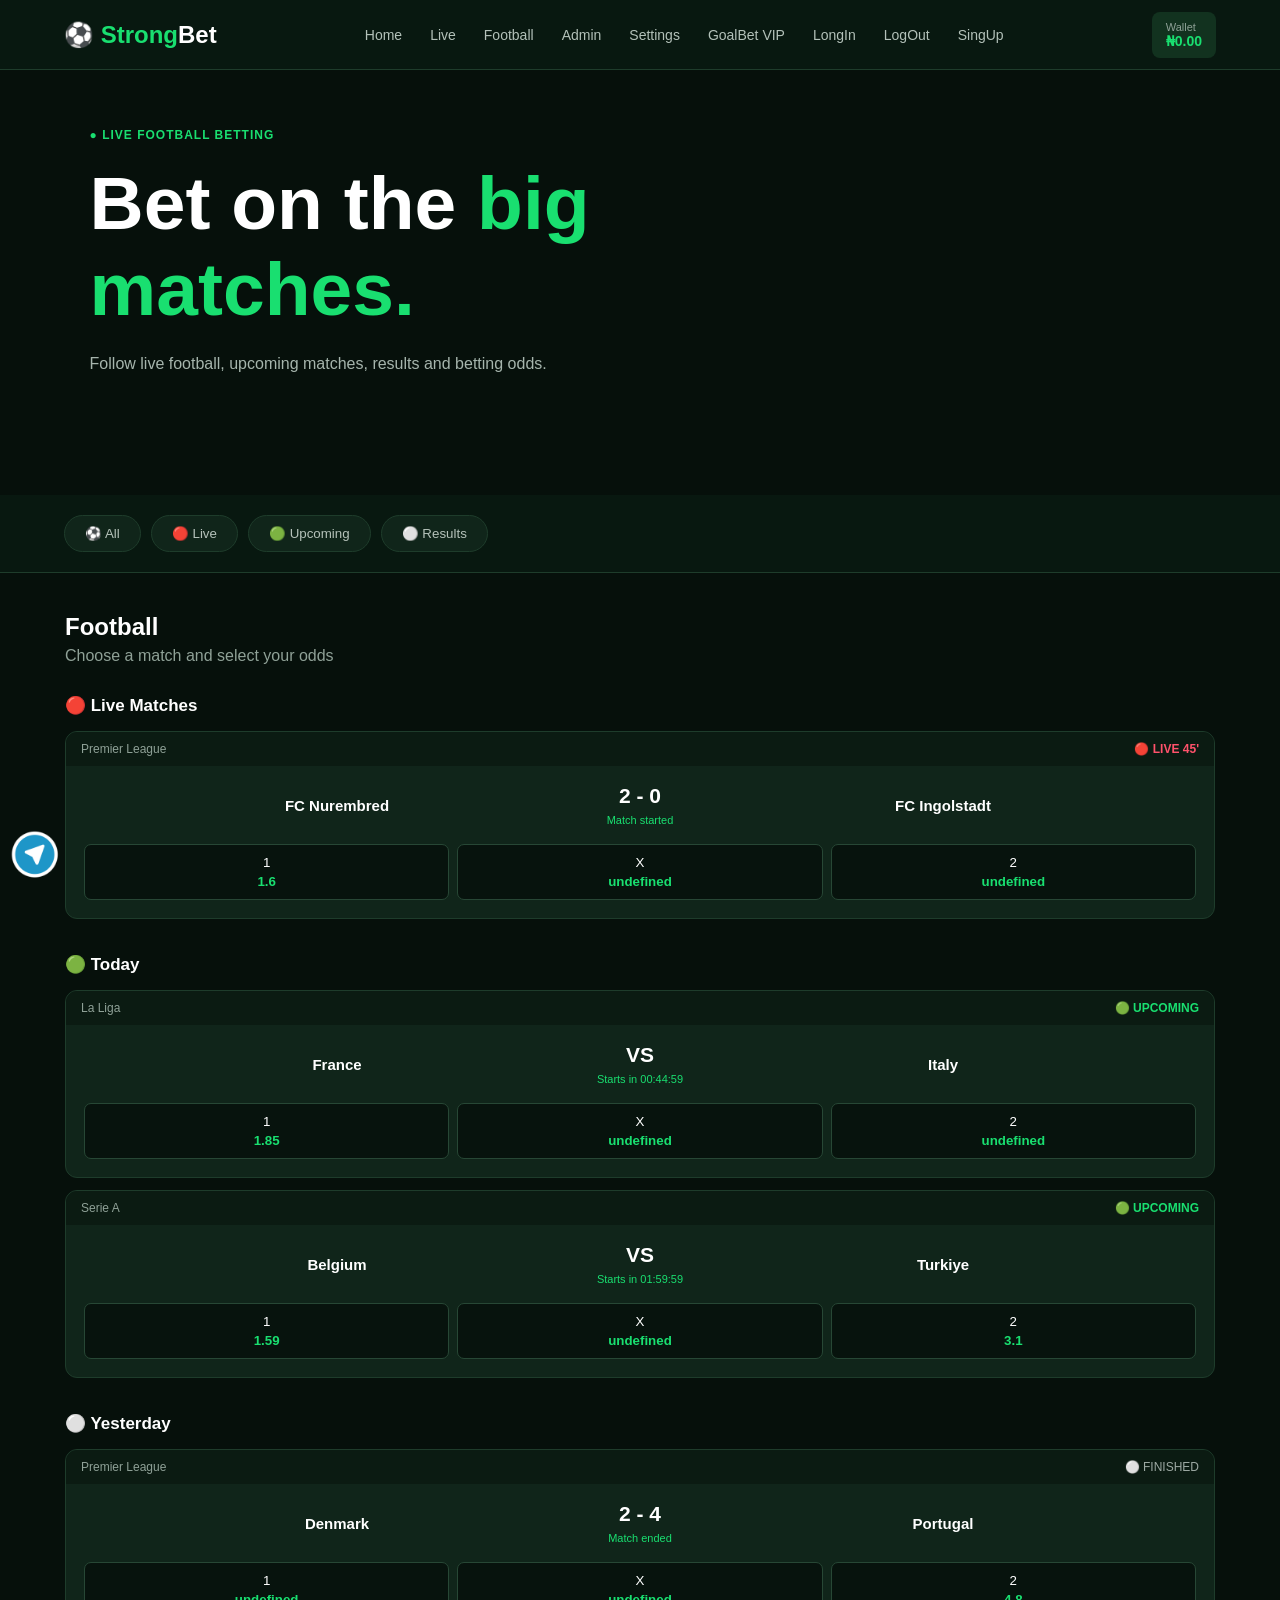
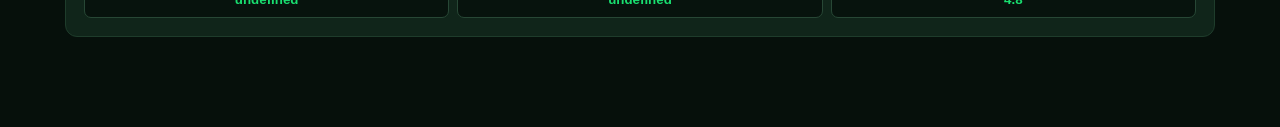
<file: index.html>
<!DOCTYPE html>
<html lang="en">

<head>
    <meta charset="UTF-8">

    <meta
        name="viewport"
        content="width=device-width, initial-scale=1.0">

    <title>Free prdiction Tips</title>

    <link rel="stylesheet" href="style.css">
</head>

<body>

<!-- ================= HEADER ================= -->

<header class="header">

    <div class="logo">
        ⚽ <span>Strong</span>Bet
    </div>

    <nav>
        <a href="#home">Home</a>
        <a href="#live">Live</a>
        <a href="#matches">Football</a>
        <a href="file:///C:/Users/Fidelis/Documents/dashbord/home.html#dashboard ">Admin</a>
        <a href="setting.html">Settings</a>
        <a href="vip.html">GoalBet VIP</a>
        <a href="login.html">LongIn</a>
        <a href="logout.html">LogOut</a>
        <a href="singup.html">SingUp</a>
    </nav>

    <div class="wallet">

        <span>Wallet</span>

        <strong>
            ₦<span id="balance">0.00</span>
        </strong>

    </div>

</header>


<!-- ================= HERO ================= -->

<section class="hero" id="home">

    <div class="hero-content">

        <div class="live-label">
            ● LIVE FOOTBALL BETTING
        </div>

        <h1>
            Bet on the
            <span>big matches.</span>
        </h1>

        <p>
            Follow live football, upcoming matches,
            results and betting odds.
        </p>
<!-- 
        <button
            class="primary-btn"
            onclick="depositMoney()">

            💰 Deposit Money

        </button>

    </div> -->

</section>


<!-- ================= QUICK MENU ================= -->

<div class="quick-menu">

    <button onclick="showCategory('all')">
        ⚽ All
    </button>

    <button onclick="showCategory('live')">
        🔴 Live
    </button>

    <button onclick="showCategory('upcoming')">
        🟢 Upcoming
    </button>

    <button onclick="showCategory('finished')">
        ⚪ Results
    </button>

</div>


<!-- ================= MAIN ================= -->

<main id="matches">

    <div class="page-title">

        <h2>
            Football
        </h2>

        <p>
            Choose a match and select your odds
        </p>

    </div>


    <!-- LIVE -->

    <section id="live">

        <h3>🔴 Live Matches</h3>

        <div
            id="liveMatches"
            class="match-list">
        </div>

    </section>


    <!-- UPCOMING -->

    <section>

        <h3>🟢 Today</h3>

        <div
            id="upcomingMatches"
            class="match-list">
        </div>

    </section>


    <!-- FINISHED -->

    <section>

        <h3>⚪ Yesterday</h3>

        <div
            id="finishedMatches"
            class="match-list">
        </div>

    </section>

    <div class="box1">
        <a href="https://t.me/Strongbet001">
            <img src="img/round.png" alt="" style="height: 100%;width: 100%">
        </a>
    </div>

    <!-- <section>
        
        <button id="telegramBtn" class="bg-#10251a;">Contact us on Telegram</button>
        
    </section> -->

</main>




<!-- ================= BET SLIP ================= -->

<!-- <aside class="betslip">

    <div class="betslip-header">

        <h2>🎟 Bet Slip</h2>

        <span id="betCount">
            0
        </span>

    </div>


    <div id="betItems">

        <div class="empty-slip">

            <div>
                🎟️
            </div>

            <p>
                Your bet slip is empty
            </p>

            <small>
                Select an odd to add a bet
            </small>

        </div>

    </div>


    <div class="bet-summary">

        <div>
            <span>Total Odds</span>

            <strong id="totalOdds">
                0.00
            </strong>
        </div>


        <label>
            Stake
        </label>

        <input
            id="stake"
            type="number"
            min="0"
            placeholder="₦ Enter amount"
            oninput="calculateWin()">


        <div>

            <span>Potential Win</span>

            <strong class="green">
                ₦<span id="potentialWin">
                    0.00
                </span>
            </strong>

        </div>


        <button
            class="place-btn"
            onclick="placeBet()">

            PLACE BET

        </button>

    </div>

</aside> -->


<!-- ================= MOBILE NAV ================= -->

<div class="mobile-nav">

    <a href="#home">
        🏠
        <small>Home</small>
    </a>

    <a href="#live">
        🔴
        <small>Live</small>
    </a>

    <a href="#matches">
        ⚽
        <small>Football</small>
    </a>

    <a href="admin.html">
        👤
        <small>Admin</small>
    </a>

</div>


<script src="app.js"></script>

</body>
</html>
</file>
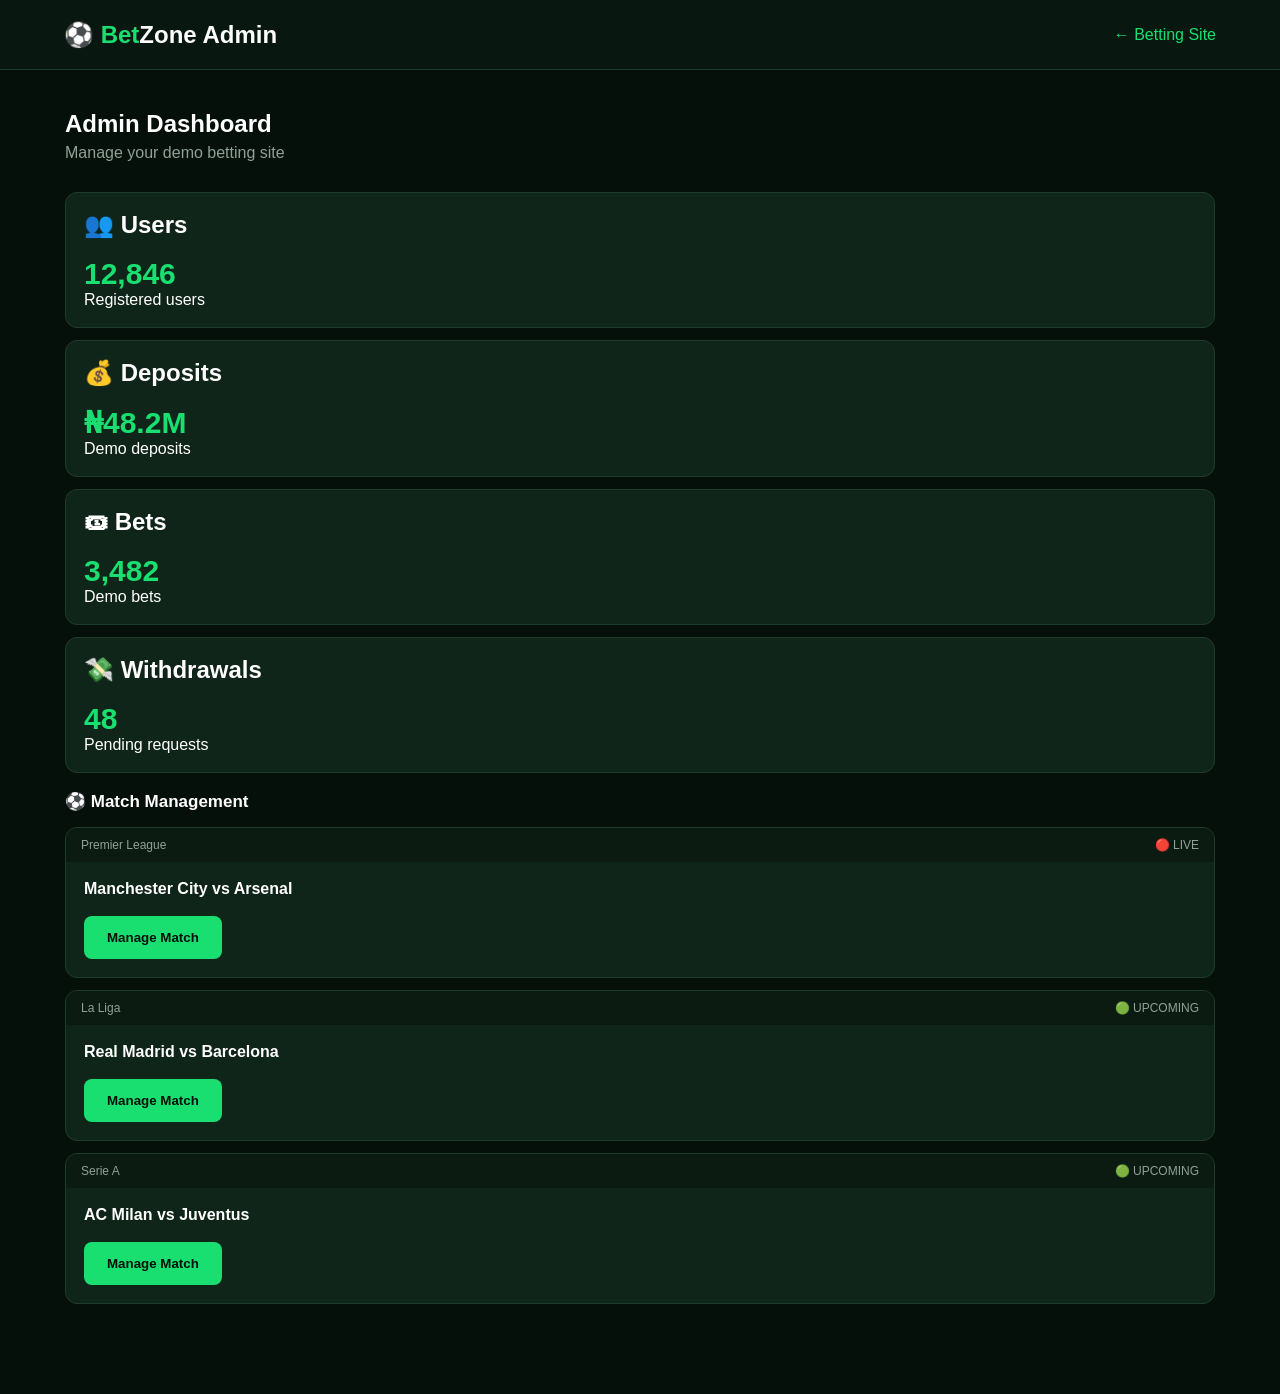
<file: admin.html>
<!DOCTYPE html>

<html lang="en">

<head>

    <meta charset="UTF-8">

    <meta
        name="viewport"
        content="width=device-width, initial-scale=1.0">

    <title>BetZone Admin</title>

    <link
        rel="stylesheet"
        href="style.css">

</head>

<body>

<header class="header">

    <div class="logo">
        ⚽ <span>Bet</span>Zone Admin
    </div>

    <a
        href="index.html"
        style="
            color:#19df70;
            text-decoration:none;
        ">

        ← Betting Site

    </a>

</header>


<main>

    <div class="page-title">

        <h2>
            Admin Dashboard
        </h2>

        <p>
            Manage your demo betting site
        </p>

    </div>


    <div class="match-list">

        <div class="match-card">

            <div class="match-body">

                <h2>
                    👥 Users
                </h2>

                <br>

                <strong
                    style="
                        color:#19df70;
                        font-size:30px;
                    ">

                    12,846

                </strong>

                <p>
                    Registered users
                </p>

            </div>

        </div>


        <div class="match-card">

            <div class="match-body">

                <h2>
                    💰 Deposits
                </h2>

                <br>

                <strong
                    style="
                        color:#19df70;
                        font-size:30px;
                    ">

                    ₦48.2M

                </strong>

                <p>
                    Demo deposits
                </p>

            </div>

        </div>


        <div class="match-card">

            <div class="match-body">

                <h2>
                    🎟 Bets
                </h2>

                <br>

                <strong
                    style="
                        color:#19df70;
                        font-size:30px;
                    ">

                    3,482

                </strong>

                <p>
                    Demo bets
                </p>

            </div>

        </div>


        <div class="match-card">

            <div class="match-body">

                <h2>
                    💸 Withdrawals
                </h2>

                <br>

                <strong
                    style="
                        color:#19df70;
                        font-size:30px;
                    ">

                    48

                </strong>

                <p>
                    Pending requests
                </p>

            </div>

        </div>

    </div>


    <br>


    <section>

        <h3>
            ⚽ Match Management
        </h3>

        <div
            id="adminMatches"
            class="match-list">
        </div>

    </section>

</main>


<script>

const matches = [

    {
        league: "Premier League",
        home: "Manchester City",
        away: "Arsenal",
        status: "🔴 LIVE"
    },

    {
        league: "La Liga",
        home: "Real Madrid",
        away: "Barcelona",
        status: "🟢 UPCOMING"
    },

    {
        league: "Serie A",
        home: "AC Milan",
        away: "Juventus",
        status: "🟢 UPCOMING"
    }

];


const container =
    document.getElementById(
        "adminMatches"
    );


matches.forEach(match => {

    container.innerHTML += `

        <div class="match-card">

            <div class="match-header">

                <span>
                    ${match.league}
                </span>

                <span>
                    ${match.status}
                </span>

            </div>

            <div class="match-body">

                <strong>
                    ${match.home}
                    vs
                    ${match.away}
                </strong>

                <br><br>

                <button
                    class="primary-btn"
                    onclick="
                        alert(
                            'Demo: betting market updated'
                        )
                    ">

                    Manage Match

                </button>

            </div>

        </div>

    `;

});

</script>

</body>
</html>
</file>
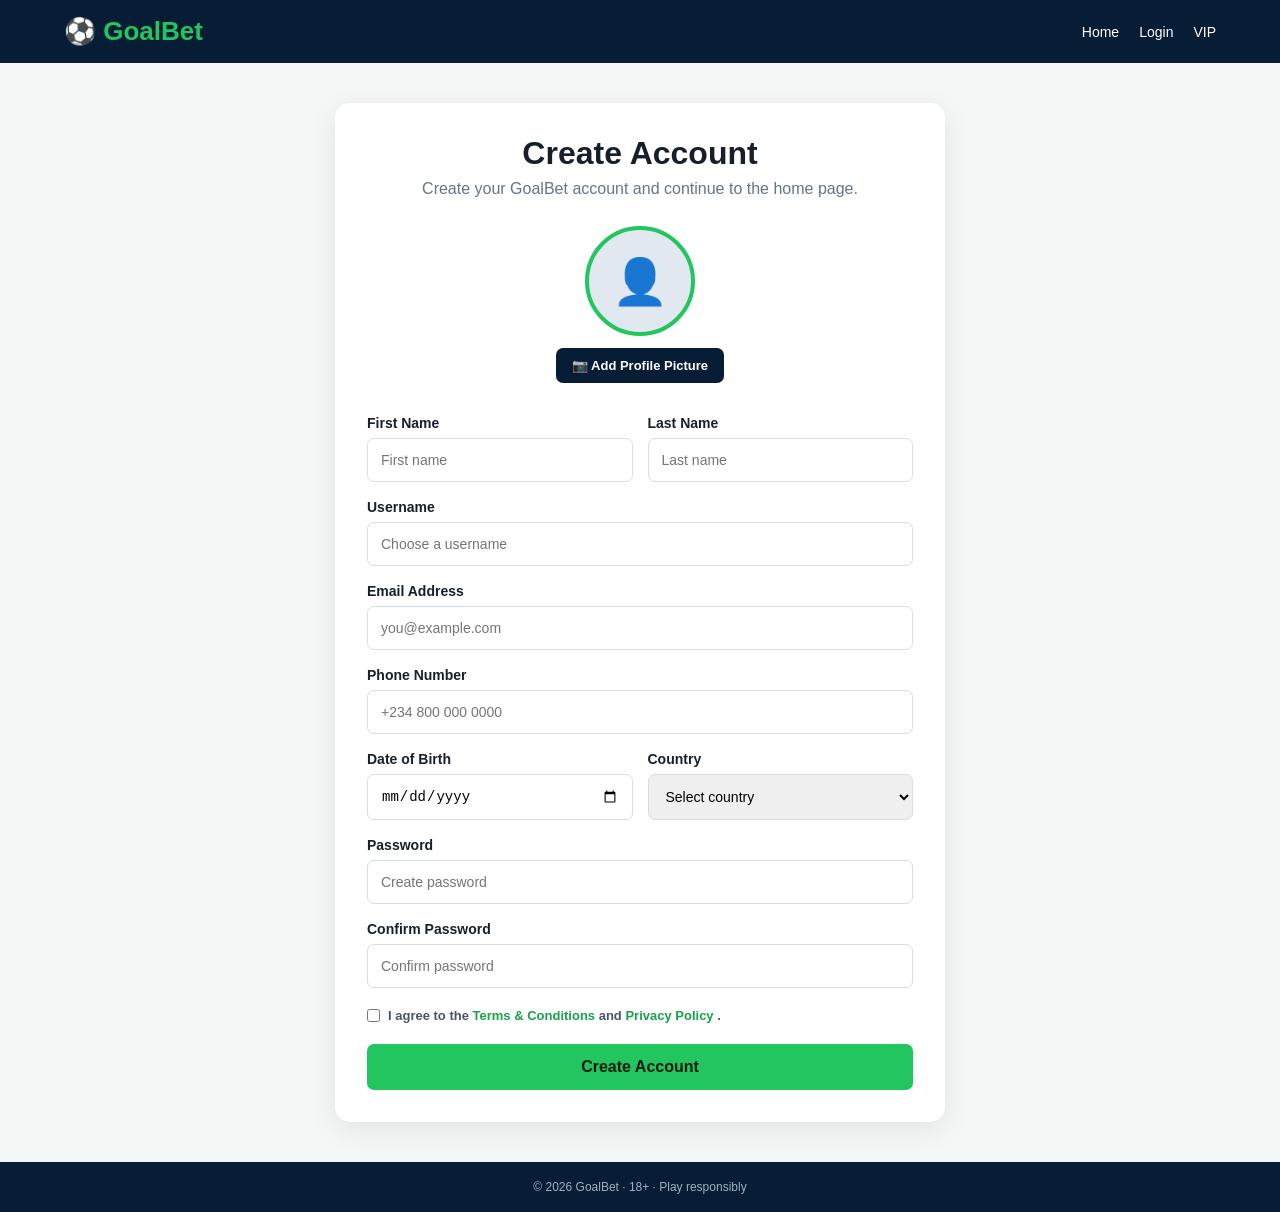
<file: creataccount.html>
<!DOCTYPE html>
<html lang="en">
<head>
  <meta charset="UTF-8">
  <meta name="viewport" content="width=device-width, initial-scale=1.0">
  <title>GoalBet - Create Account</title>

  <style>
    * {
      box-sizing: border-box;
      margin: 0;
      padding: 0;
    }

    body {
      font-family: Arial, sans-serif;
      min-height: 100vh;
      background: #f4f7f6;
      color: #17202a;
    }

    header {
      background: #071d35;
      color: white;
      padding: 16px 5%;
      display: flex;
      align-items: center;
      justify-content: space-between;
    }

    .logo {
      color: #22c55e;
      font-size: 26px;
      font-weight: bold;
    }

    nav {
      display: flex;
      gap: 20px;
    }

    nav a {
      color: white;
      text-decoration: none;
      font-size: 14px;
    }

    nav a:hover {
      color: #22c55e;
    }

    main {
      max-width: 650px;
      margin: 40px auto;
      padding: 0 20px;
    }

    .card {
      background: white;
      padding: 32px;
      border-radius: 15px;
      box-shadow: 0 8px 30px rgba(0,0,0,.08);
    }

    h1 {
      text-align: center;
      margin-bottom: 8px;
    }

    .subtitle {
      text-align: center;
      color: #64748b;
      margin-bottom: 28px;
    }

    .profile-upload {
      text-align: center;
      margin-bottom: 25px;
    }

    .profile-preview {
      width: 110px;
      height: 110px;
      border-radius: 50%;
      margin: auto;
      background: #e2e8f0;
      border: 4px solid #22c55e;
      overflow: hidden;
      display: flex;
      align-items: center;
      justify-content: center;
      font-size: 45px;
    }

    .profile-preview img {
      width: 100%;
      height: 100%;
      object-fit: cover;
      display: none;
    }

    .upload-btn {
      display: inline-block;
      margin-top: 12px;
      padding: 10px 16px;
      background: #071d35;
      color: white;
      border-radius: 7px;
      cursor: pointer;
      font-size: 13px;
    }

    #profilePicture {
      display: none;
    }

    .row {
      display: grid;
      grid-template-columns: 1fr 1fr;
      gap: 15px;
    }

    .form-group {
      margin-bottom: 17px;
    }

    label {
      display: block;
      font-weight: bold;
      font-size: 14px;
      margin-bottom: 7px;
    }

    input,
    select {
      width: 100%;
      padding: 13px;
      border: 1px solid #d7dde4;
      border-radius: 7px;
      outline: none;
      font-size: 14px;
    }

    input:focus,
    select:focus {
      border-color: #22c55e;
    }

    .terms {
      display: flex;
      gap: 8px;
      align-items: flex-start;
      margin: 18px 0;
      color: #475569;
      font-size: 13px;
      line-height: 1.5;
    }

    .terms input {
      width: auto;
      margin-top: 3px;
    }

    .terms a {
      color: #16a34a;
      font-weight: bold;
      text-decoration: none;
    }

    .create-btn {
      width: 100%;
      padding: 14px;
      border: none;
      border-radius: 7px;
      background: #22c55e;
      color: #061b12;
      font-weight: bold;
      font-size: 16px;
      cursor: pointer;
    }

    .create-btn:hover {
      background: #16a34a;
    }

    .message {
      display: none;
      padding: 12px;
      border-radius: 7px;
      margin-bottom: 18px;
      font-size: 14px;
    }

    .error {
      background: #fee2e2;
      color: #991b1b;
    }

    footer {
      margin-top: 40px;
      background: #071d35;
      color: #9fb0c0;
      text-align: center;
      padding: 18px;
      font-size: 12px;
    }

    @media (max-width: 600px) {
      nav {
        display: none;
      }

      .row {
        grid-template-columns: 1fr;
        gap: 0;
      }

      .card {
        padding: 24px 18px;
      }
    }
  </style>
</head>

<body>

<header>

  <div class="logo">
    ⚽ GoalBet
  </div>

  <nav>
    <a href="index.html">Home</a>
    <a href="login.html">Login</a>
    <a href="vip.html">VIP</a>
  </nav>

</header>


<main>

  <div class="card">

    <h1>Create Account</h1>

    <p class="subtitle">
      Create your GoalBet account and continue to the home page.
    </p>


    <div id="errorMessage" class="message error"></div>


    <!-- PROFILE PICTURE -->

    <div class="profile-upload">

      <div class="profile-preview">

        <span id="profileIcon">👤</span>

        <img
          id="profilePreview"
          alt="Profile preview"
        >

      </div>

      <label
        class="upload-btn"
        for="profilePicture"
      >
        📷 Add Profile Picture
      </label>

      <input
        id="profilePicture"
        type="file"
        accept="image/png,image/jpeg,image/webp"
        onchange="previewPicture(event)"
      >

    </div>


    <!-- ACCOUNT FORM -->

    <form
      id="createAccountForm"
      onsubmit="createAccount(event)"
    >

      <div class="row">

        <div class="form-group">

          <label for="firstName">
            First Name
          </label>

          <input
            id="firstName"
            type="text"
            placeholder="First name"
            required
          >

        </div>


        <div class="form-group">

          <label for="lastName">
            Last Name
          </label>

          <input
            id="lastName"
            type="text"
            placeholder="Last name"
            required
          >

        </div>

      </div>


      <div class="form-group">

        <label for="username">
          Username
        </label>

        <input
          id="username"
          type="text"
          placeholder="Choose a username"
          minlength="4"
          maxlength="20"
          required
        >

      </div>


      <div class="form-group">

        <label for="email">
          Email Address
        </label>

        <input
          id="email"
          type="email"
          placeholder="you@example.com"
          required
        >

      </div>


      <div class="form-group">

        <label for="phone">
          Phone Number
        </label>

        <input
          id="phone"
          type="tel"
          placeholder="+234 800 000 0000"
          required
        >

      </div>


      <div class="row">

        <div class="form-group">

          <label for="dob">
            Date of Birth
          </label>

          <input
            id="dob"
            type="date"
            required
          >

        </div>


        <div class="form-group">

          <label for="country">
            Country
          </label>

          <select id="country" required>

            <option value="">
              Select country
            </option>

            <option value="Nigeria">
              Nigeria
            </option>

            <option value="Ghana">
              Ghana
            </option>

            <option value="Kenya">
              Kenya
            </option>

            <option value="South Africa">
              South Africa
            </option>

            <option value="United Kingdom">
              United Kingdom
            </option>

            <option value="United States">
              United States
            </option>

            <option value="Other">
              Other
            </option>

          </select>

        </div>

      </div>


      <div class="form-group">

        <label for="password">
          Password
        </label>

        <input
          id="password"
          type="password"
          placeholder="Create password"
          minlength="8"
          required
        >

      </div>


      <div class="form-group">

        <label for="confirmPassword">
          Confirm Password
        </label>

        <input
          id="confirmPassword"
          type="password"
          placeholder="Confirm password"
          required
        >

      </div>


      <label class="terms">

        <input
          id="terms"
          type="checkbox"
          required
        >

        <span>
          I agree to the
          <a href="terms.html">
            Terms & Conditions
          </a>
          and
          <a href="privacy.html">
            Privacy Policy
          </a>.
        </span>

      </label>


      <button
        type="submit"
        class="create-btn"
      >
        Create Account
      </button>

    </form>

  </div>

</main>


<footer>
  © 2026 GoalBet · 18+ · Play responsibly
</footer>


<script>

let profilePictureData = "";


/*
========================================
PROFILE PICTURE PREVIEW
========================================
*/

function previewPicture(event) {

  const file =
    event.target.files[0];

  if (!file) return;


  if (!file.type.startsWith("image/")) {

    showError(
      "Please select a valid image."
    );

    return;
  }


  if (file.size > 2 * 1024 * 1024) {

    showError(
      "Profile picture must be smaller than 2 MB."
    );

    return;
  }


  const reader =
    new FileReader();


  reader.onload = function(e) {

    profilePictureData =
      e.target.result;


    const preview =
      document.getElementById(
        "profilePreview"
      );


    preview.src =
      profilePictureData;


    preview.style.display =
      "block";


    document.getElementById(
      "profileIcon"
    ).style.display =
      "none";

  };


  reader.readAsDataURL(file);
}


/*
========================================
CREATE ACCOUNT
========================================
*/

function createAccount(event) {

  event.preventDefault();


  const firstName =
    document.getElementById(
      "firstName"
    ).value.trim();


  const lastName =
    document.getElementById(
      "lastName"
    ).value.trim();


  const username =
    document.getElementById(
      "username"
    ).value.trim();


  const email =
    document.getElementById(
      "email"
    ).value.trim();


  const phone =
    document.getElementById(
      "phone"
    ).value.trim();


  const dob =
    document.getElementById(
      "dob"
    ).value;


  const country =
    document.getElementById(
      "country"
    ).value;


  const password =
    document.getElementById(
      "password"
    ).value;


  const confirmPassword =
    document.getElementById(
      "confirmPassword"
    ).value;


  /*
  PASSWORD CHECK
  */

  if (password.length < 8) {

    showError(
      "Password must contain at least 8 characters."
    );

    return;
  }


  if (password !== confirmPassword) {

    showError(
      "Passwords do not match."
    );

    return;
  }


  /*
  USERNAME CHECK
  */

  if (
    !/^[a-zA-Z0-9_]{4,20}$/.test(
      username
    )
  ) {

    showError(
      "Username must contain 4–20 letters, numbers or underscores."
    );

    return;
  }


  /*
  CREATE ACCOUNT OBJECT
  */

  const account = {

    id:
      "GB-" + Date.now(),

    firstName:
      firstName,

    lastName:
      lastName,

    username:
      username,

    email:
      email,

    phone:
      phone,

    dob:
      dob,

    country:
      country,

    profilePicture:
      profilePictureData,

    vipStatus:
      "Not a VIP member",

    balance:
      0,

    status:
      "active",

    createdAt:
      new Date().toLocaleString()

  };


  /*
  SAVE ACCOUNT
  */

  localStorage.setItem(
    "goalbetAccount",
    JSON.stringify(account)
  );


  /*
  MARK USER AS LOGGED IN
  */

  sessionStorage.setItem(
    "goalbetLoggedIn",
    "true"
  );


  /*
  GO DIRECTLY TO HOME PAGE
  */

  window.location.href =
    "index.html";

}


/*
========================================
ERROR MESSAGE
========================================
*/

function showError(message) {

  const error =
    document.getElementById(
      "errorMessage"
    );

  error.textContent =
    message;

  error.style.display =
    "block";

}

</script>

</body>
</html>
</file>
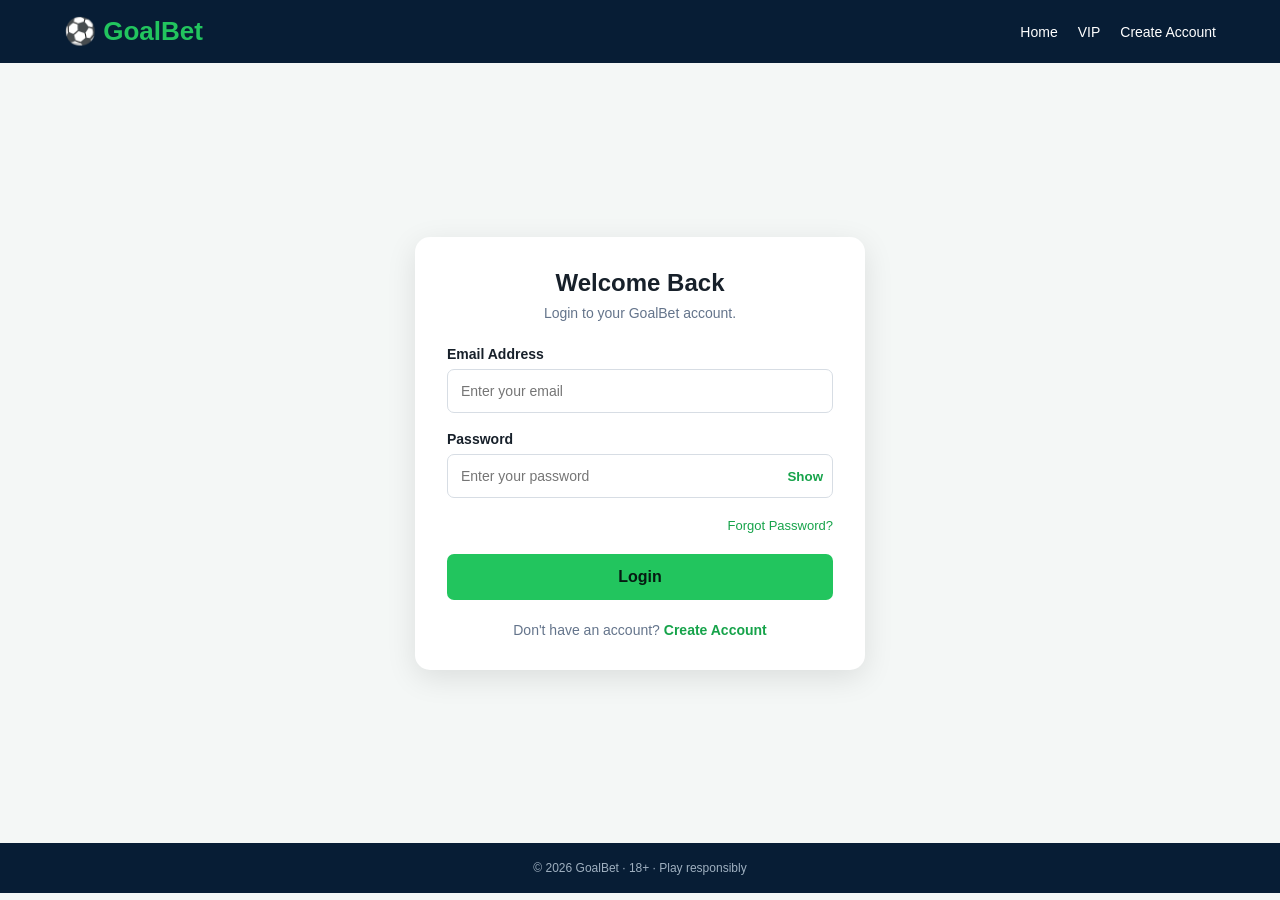
<file: login.html>
<!DOCTYPE html>
<html lang="en">

<head>

  <meta charset="UTF-8">

  <meta
    name="viewport"
    content="width=device-width, initial-scale=1.0"
  >

  <title>Strongbet- Login</title>


  <style>

    * {
      box-sizing: border-box;
      margin: 0;
      padding: 0;
    }


    body {
      font-family: Arial, sans-serif;
      min-height: 100vh;
      background: #f4f7f6;
      color: #17202a;
    }


    /* =========================
       HEADER
    ========================= */

    header {
      background: #071d35;
      color: white;
      padding: 16px 5%;

      display: flex;
      align-items: center;
      justify-content: space-between;
    }


    .logo {
      color: #22c55e;
      font-size: 26px;
      font-weight: bold;
    }


    nav {
      display: flex;
      gap: 20px;
    }


    nav a {
      color: white;
      text-decoration: none;
      font-size: 14px;
    }


    nav a:hover {
      color: #22c55e;
    }


    /* =========================
       MAIN
    ========================= */

    main {
      min-height: calc(100vh - 120px);

      display: flex;
      align-items: center;
      justify-content: center;

      padding: 35px 20px;
    }


    .login-card {
      width: 100%;
      max-width: 450px;

      background: white;

      padding: 32px;

      border-radius: 15px;

      box-shadow:
        0 8px 30px rgba(0,0,0,.10);
    }


    .login-title {
      text-align: center;
      margin-bottom: 25px;
    }


    .login-title h1 {
      margin-bottom: 8px;
    }


    .login-title p {
      color: #64748b;
      font-size: 14px;
    }


    /* =========================
       MESSAGES
    ========================= */

    .message {
      display: none;

      padding: 12px;

      border-radius: 7px;

      margin-bottom: 18px;

      font-size: 14px;

      line-height: 1.5;
    }


    .error {
      background: #fee2e2;
      color: #991b1b;
    }


    .success {
      background: #dcfce7;
      color: #166534;
    }


    .info {
      background: #dbeafe;
      color: #1e40af;
    }


    /* =========================
       FORM
    ========================= */

    .form-group {
      margin-bottom: 18px;
    }


    label {
      display: block;

      font-size: 14px;

      font-weight: bold;

      margin-bottom: 7px;
    }


    input {
      width: 100%;

      padding: 13px;

      border: 1px solid #d7dde4;

      border-radius: 7px;

      font-size: 14px;

      outline: none;
    }


    input:focus {
      border-color: #22c55e;
    }


    /* =========================
       PASSWORD FIELD
    ========================= */

    .password-box {
      position: relative;
    }


    .password-box input {
      padding-right: 75px;
    }


    .show-password {
      position: absolute;

      right: 10px;
      top: 50%;

      transform: translateY(-50%);

      border: none;

      background: transparent;

      color: #16a34a;

      font-weight: bold;

      cursor: pointer;
    }


    /* =========================
       BUTTON
    ========================= */

    .main-btn {
      width: 100%;

      padding: 14px;

      border: none;

      border-radius: 7px;

      background: #22c55e;

      color: #061b12;

      font-size: 16px;

      font-weight: bold;

      cursor: pointer;
    }


    .main-btn:hover {
      background: #16a34a;
    }


    /* =========================
       LINKS
    ========================= */

    .forgot-password {
      text-align: right;

      margin-top: 8px;
      margin-bottom: 20px;
    }


    .forgot-password button {
      border: none;

      background: transparent;

      color: #16a34a;

      font-size: 13px;

      cursor: pointer;
    }


    .forgot-password button:hover {
      text-decoration: underline;
    }


    .signup {
      text-align: center;

      margin-top: 22px;

      color: #64748b;

      font-size: 14px;
    }


    .signup a {
      color: #16a34a;

      font-weight: bold;

      text-decoration: none;
    }


    /* =========================
       RESET PASSWORD
    ========================= */

    #resetSection {
      display: none;
    }


    .back-login {
      margin-top: 15px;

      text-align: center;
    }


    .back-login button {
      border: none;

      background: transparent;

      color: #16a34a;

      cursor: pointer;

      font-weight: bold;
    }


    /* =========================
       FOOTER
    ========================= */

    footer {
      background: #071d35;

      color: #9fb0c0;

      text-align: center;

      padding: 18px;

      font-size: 12px;
    }


    @media(max-width: 600px) {

      nav {
        display: none;
      }

      .login-card {
        padding: 25px 20px;
      }

    }

  </style>

</head>


<body>


<!-- =========================
     HEADER
========================= -->

<header>

  <div class="logo">
    ⚽ GoalBet
  </div>


  <nav>

    <a href="index.html">
      Home
    </a>

    <a href="vip.html">
      VIP
    </a>

    <a href="create-account.html">
      Create Account
    </a>

  </nav>

</header>



<!-- =========================
     MAIN
========================= -->

<main>


  <div class="login-card">


    <!-- =====================
         LOGIN SECTION
    ====================== -->

    <section id="loginSection">


      <div class="login-title">

        <h1>
          Welcome Back
        </h1>

        <p>
          Login to your GoalBet account.
        </p>

      </div>


      <!-- ERROR -->

      <div
        id="loginError"
        class="message error"
      ></div>


      <!-- SUCCESS -->

      <div
        id="loginSuccess"
        class="message success"
      ></div>


      <form
        onsubmit="login(event)"
      >


        <!-- EMAIL -->

        <div class="form-group">

          <label for="loginEmail">
            Email Address
          </label>

          <input
            id="loginEmail"
            type="email"
            placeholder="Enter your email"
            autocomplete="email"
            required
          >

        </div>


        <!-- PASSWORD -->

        <div class="form-group">

          <label for="loginPassword">
            Password
          </label>


          <div class="password-box">

            <input
              id="loginPassword"
              type="password"
              placeholder="Enter your password"
              autocomplete="current-password"
              required
            >


            <button
              type="button"
              class="show-password"
              onclick="togglePassword()"
            >
              Show
            </button>

          </div>

        </div>


        <!-- FORGOT PASSWORD -->

        <div class="forgot-password">

          <button
            type="button"
            onclick="showReset()"
          >
            Forgot Password?
          </button>

        </div>


        <!-- LOGIN -->

        <button
          type="submit"
          class="main-btn"
        >
          Login
        </button>


      </form>


      <div class="signup">

        Don't have an account?

        <a href="creataccount.html">
          Create Account
        </a>

      </div>


    </section>



    <!-- =====================
         RESET SECTION
    ====================== -->

    <section id="resetSection">


      <div class="login-title">

        <h1>
          Reset Password
        </h1>

        <p>
          Enter your account email to receive a verification code.
        </p>

      </div>


      <div
        id="resetError"
        class="message error"
      ></div>


      <div
        id="resetInfo"
        class="message info"
      ></div>


      <div
        id="resetSuccess"
        class="message success"
      ></div>


      <!-- STEP 1 -->

      <div id="emailStep">

        <div class="form-group">

          <label for="resetEmail">
            Account Email
          </label>

          <input
            id="resetEmail"
            type="email"
            placeholder="Enter your signup email"
            required
          >

        </div>


        <button
          type="button"
          class="main-btn"
          onclick="sendResetCode()"
        >
          Get Verification Code
        </button>

      </div>


      <!-- STEP 2 -->

      <div
        id="codeStep"
        style="display:none;"
      >

        <div class="form-group">

          <label for="verificationCode">
            Verification Code
          </label>

          <input
            id="verificationCode"
            type="text"
            maxlength="6"
            placeholder="Enter 6-digit code"
          >

        </div>


        <button
          type="button"
          class="main-btn"
          onclick="verifyCode()"
        >
          Verify Code
        </button>

      </div>


      <!-- STEP 3 -->

      <div
        id="newPasswordStep"
        style="display:none;"
      >

        <div class="form-group">

          <label for="newPassword">
            New Password
          </label>

          <input
            id="newPassword"
            type="password"
            placeholder="Enter new password"
            minlength="8"
          >

        </div>


        <div class="form-group">

          <label for="confirmNewPassword">
            Confirm New Password
          </label>

          <input
            id="confirmNewPassword"
            type="password"
            placeholder="Confirm new password"
            minlength="8"
          >

        </div>


        <button
          type="button"
          class="main-btn"
          onclick="changePassword()"
        >
          Change Password
        </button>

      </div>


      <div class="back-login">

        <button
          type="button"
          onclick="showLogin()"
        >
          ← Back to Login
        </button>

      </div>


    </section>


  </div>

</main>



<footer>

  © 2026 GoalBet · 18+ · Play responsibly

</footer>



<script>


/*
==================================================
GET SAVED ACCOUNT
==================================================
*/

function getAccount() {

  const savedAccount =
    localStorage.getItem(
      "goalbetAccount"
    );


  if (!savedAccount) {
    return null;
  }


  try {

    return JSON.parse(
      savedAccount
    );

  } catch {

    return null;

  }

}



/*
==================================================
LOGIN
==================================================
*/

function login(event) {

  event.preventDefault();


  clearMessages();


  const email =
    document.getElementById(
      "loginEmail"
    ).value.trim().toLowerCase();


  const password =
    document.getElementById(
      "loginPassword"
    ).value;


  const account =
    getAccount();


  /*
  NO ACCOUNT
  */

  if (!account) {

    showLoginError(
      "No account was found. Please create an account first."
    );

    return;

  }


  /*
  CHECK EMAIL
  */

  if (
    email !==
    account.email.toLowerCase()
  ) {

    showLoginError(
      "The email address does not match the email used when you created your account."
    );

    return;

  }


  /*
  CHECK PASSWORD
  */

  if (
    password !==
    account.password
  ) {

    showLoginError(
      "The password is incorrect. Please try again or use Forgot Password."
    );

    return;

  }


  /*
  LOGIN SUCCESS
  */

  sessionStorage.setItem(
    "goalbetLoggedIn",
    "true"
  );


  sessionStorage.setItem(
    "goalbetLoginTime",
    new Date().toISOString()
  );


  showLoginSuccess(
    "Login successful. Taking you to the home page..."
  );


  /*
  GO HOME
  */

  setTimeout(function() {

    window.location.href =
      "index.html";

  }, 800);

}



/*
==================================================
SHOW LOGIN ERROR
==================================================
*/

function showLoginError(message) {

  const element =
    document.getElementById(
      "loginError"
    );


  element.textContent =
    message;


  element.style.display =
    "block";

}



/*
==================================================
SHOW LOGIN SUCCESS
==================================================
*/

function showLoginSuccess(message) {

  const element =
    document.getElementById(
      "loginSuccess"
    );


  element.textContent =
    message;


  element.style.display =
    "block";

}



/*
==================================================
TOGGLE PASSWORD
==================================================
*/

function togglePassword() {

  const password =
    document.getElementById(
      "loginPassword"
    );


  const button =
    document.querySelector(
      ".show-password"
    );


  if (
    password.type ===
    "password"
  ) {

    password.type =
      "text";

    button.textContent =
      "Hide";

  } else {

    password.type =
      "password";

    button.textContent =
      "Show";

  }

}



/*
==================================================
SHOW RESET PASSWORD PAGE
==================================================
*/

function showReset() {

  document.getElementById(
    "loginSection"
  ).style.display =
    "none";


  document.getElementById(
    "resetSection"
  ).style.display =
    "block";


  clearResetMessages();

}



/*
==================================================
BACK TO LOGIN
==================================================
*/

function showLogin() {

  document.getElementById(
    "resetSection"
  ).style.display =
    "none";


  document.getElementById(
    "loginSection"
  ).style.display =
    "block";


  clearMessages();

}



/*
==================================================
SEND RESET CODE
==================================================
*/

function sendResetCode() {

  clearResetMessages();


  const email =
    document.getElementById(
      "resetEmail"
    ).value.trim().toLowerCase();


  const account =
    getAccount();


  /*
  CHECK ACCOUNT
  */

  if (!account) {

    showResetError(
      "No GoalBet account exists yet. Please create an account first."
    );

    return;

  }


  /*
  CHECK EMAIL
  */

  if (
    email !==
    account.email.toLowerCase()
  ) {

    showResetError(
      "This email does not match the email used when the account was created."
    );

    return;

  }


  /*
  DEMO VERIFICATION CODE
  */

  const code =
    Math.floor(
      100000 +
      Math.random() * 900000
    ).toString();


  /*
  Save temporary reset information.
  */

  sessionStorage.setItem(
    "goalbetResetEmail",
    email
  );


  sessionStorage.setItem(
    "goalbetResetCode",
    code
  );


  /*
  DEMO ONLY:
  Show the code on screen.

  In a real application, the code
  must be sent through a secure
  backend email/SMS service.
  */

  showResetInfo(
    "Demo verification code: " +
    code +
    ". In a real website, this code would be sent to your email or phone."
  );


  /*
  SHOW CODE STEP
  */

  document.getElementById(
    "emailStep"
  ).style.display =
    "none";


  document.getElementById(
    "codeStep"
  ).style.display =
    "block";

}



/*
==================================================
VERIFY CODE
==================================================
*/

function verifyCode() {

  clearResetMessages();


  const enteredCode =
    document.getElementById(
      "verificationCode"
    ).value.trim();


  const savedCode =
    sessionStorage.getItem(
      "goalbetResetCode"
    );


  if (!savedCode) {

    showResetError(
      "Your verification code has expired. Please request a new code."
    );

    return;

  }


  if (
    enteredCode !==
    savedCode
  ) {

    showResetError(
      "The verification code is incorrect."
    );

    return;

  }


  /*
  CODE IS CORRECT
  */

  document.getElementById(
    "codeStep"
  ).style.display =
    "none";


  document.getElementById(
    "newPasswordStep"
  ).style.display =
    "block";


  showResetSuccess(
    "Code verified. You can now create a new password."
  );

}



/*
==================================================
CHANGE PASSWORD
==================================================
*/

function changePassword() {

  clearResetMessages();


  const newPassword =
    document.getElementById(
      "newPassword"
    ).value;


  const confirmPassword =
    document.getElementById(
      "confirmNewPassword"
    ).value;


  /*
  PASSWORD LENGTH
  */

  if (
    newPassword.length <
    8
  ) {

    showResetError(
      "Your new password must contain at least 8 characters."
    );

    return;

  }


  /*
  PASSWORD MATCH
  */

  if (
    newPassword !==
    confirmPassword
  ) {

    showResetError(
      "The new passwords do not match."
    );

    return;

  }


  /*
  GET ACCOUNT
  */

  const account =
    getAccount();


  if (!account) {

    showResetError(
      "Account could not be found."
    );

    return;

  }


  /*
  SAVE NEW PASSWORD
  */

  account.password =
    newPassword;


  localStorage.setItem(
    "goalbetAccount",
    JSON.stringify(account)
  );


  /*
  CLEAR RESET DATA
  */

  sessionStorage.removeItem(
    "goalbetResetCode"
  );


  sessionStorage.removeItem(
    "goalbetResetEmail"
  );


  /*
  SUCCESS
  */

  showResetSuccess(
    "Password changed successfully. You can now login with your new password."
  );


  /*
  RETURN TO LOGIN
  */

  setTimeout(function() {

    showLogin();

    document.getElementById(
      "loginEmail"
    ).value =
      account.email;


    document.getElementById(
      "loginPassword"
    ).value =
      "";

  }, 1200);

}



/*
==================================================
CLEAR LOGIN MESSAGES
==================================================
*/

function clearMessages() {

  document.getElementById(
    "loginError"
  ).style.display =
    "none";


  document.getElementById(
    "loginSuccess"
  ).style.display =
    "none";

}



/*
==================================================
CLEAR RESET MESSAGES
==================================================
*/

function clearResetMessages() {

  document.getElementById(
    "resetError"
  ).style.display =
    "none";


  document.getElementById(
    "resetInfo"
  ).style.display =
    "none";


  document.getElementById(
    "resetSuccess"
  ).style.display =
    "none";

}



/*
==================================================
RESET ERROR
==================================================
*/

function showResetError(message) {

  const element =
    document.getElementById(
      "resetError"
    );


  element.textContent =
    message;


  element.style.display =
    "block";

}



/*
==================================================
RESET INFO
==================================================
*/

function showResetInfo(message) {

  const element =
    document.getElementById(
      "resetInfo"
    );


  element.textContent =
    message;


  element.style.display =
    "block";

}



/*
==================================================
RESET SUCCESS
==================================================
*/

function showResetSuccess(message) {

  const element =
    document.getElementById(
      "resetSuccess"
    );


  element.textContent =
    message;


  element.style.display =
    "block";

}


</script>

</body>

</html>
</file>
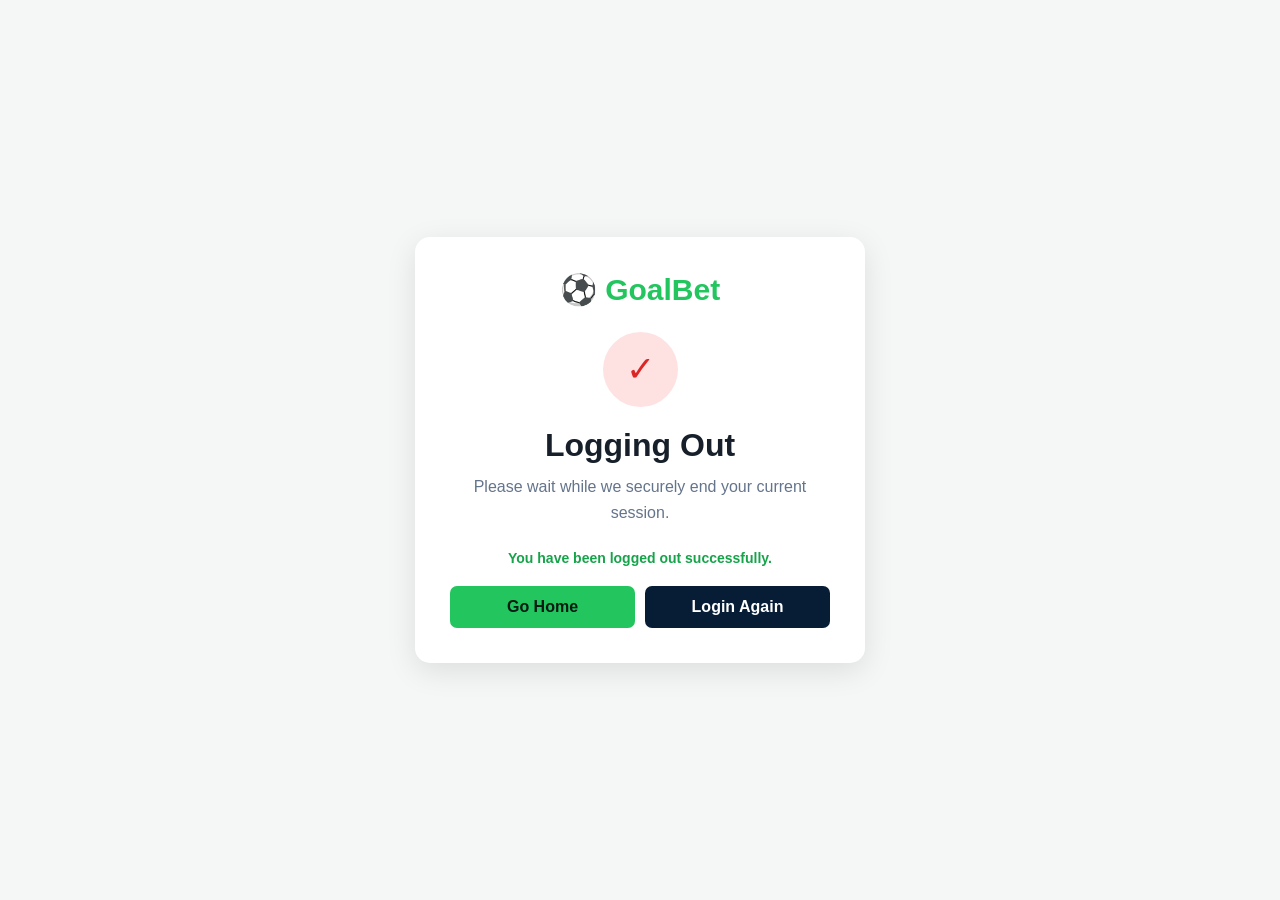
<file: logout.html>
<!DOCTYPE html>
<html lang="en">
<head>
  <meta charset="UTF-8">
  <meta name="viewport" content="width=device-width, initial-scale=1.0">

  <title>GoalBet - Logout</title>

  <style>

    * {
      box-sizing: border-box;
      margin: 0;
      padding: 0;
    }

    body {
      font-family: Arial, sans-serif;
      min-height: 100vh;
      background: #f4f7f6;
      display: flex;
      align-items: center;
      justify-content: center;
      color: #17202a;
    }

    .logout-card {
      width: 92%;
      max-width: 450px;
      background: white;
      padding: 35px;
      text-align: center;
      border-radius: 15px;
      box-shadow: 0 8px 30px rgba(0,0,0,.10);
    }

    .logo {
      color: #22c55e;
      font-size: 30px;
      font-weight: bold;
      margin-bottom: 25px;
    }

    .logout-icon {
      width: 75px;
      height: 75px;
      margin: auto;
      border-radius: 50%;
      background: #fee2e2;
      color: #dc2626;
      display: flex;
      align-items: center;
      justify-content: center;
      font-size: 35px;
      margin-bottom: 20px;
    }

    h1 {
      margin-bottom: 10px;
    }

    p {
      color: #64748b;
      line-height: 1.6;
      margin-bottom: 25px;
    }

    .loading {
      width: 35px;
      height: 35px;
      border: 4px solid #e2e8f0;
      border-top-color: #22c55e;
      border-radius: 50%;
      animation: spin .8s linear infinite;
      margin: 20px auto;
    }

    @keyframes spin {
      to {
        transform: rotate(360deg);
      }
    }

    .buttons {
      display: flex;
      gap: 10px;
      margin-top: 20px;
    }

    button,
    a {
      flex: 1;
      padding: 12px;
      border-radius: 7px;
      border: none;
      text-decoration: none;
      font-weight: bold;
      cursor: pointer;
    }

    .home-btn {
      background: #22c55e;
      color: #061b12;
    }

    .login-btn {
      background: #071d35;
      color: white;
    }

    .status {
      color: #16a34a;
      font-size: 14px;
      font-weight: bold;
    }

  </style>
</head>

<body>

  <div class="logout-card">

    <div class="logo">
      ⚽ GoalBet
    </div>

    <div class="logout-icon">
      ✓
    </div>

    <h1>
      Logging Out
    </h1>

    <p>
      Please wait while we securely end your current session.
    </p>

    <div class="loading"></div>

    <div
      id="status"
      class="status"
    >
      Signing you out...
    </div>

    <div
      id="buttons"
      class="buttons"
      style="display:none;"
    >

      <a
        href="index.html"
        class="home-btn"
      >
        Go Home
      </a>

      <a
        href="login.html"
        class="login-btn"
      >
        Login Again
      </a>

    </div>

  </div>


  <script>

    /*
    ========================================
    LOG OUT USER
    ========================================

    The account itself is NOT deleted.

    Only the current login session is removed.

    This means the user can log in again later.
    ========================================
    */

    function logoutUser() {

      /*
      Remove the current session.
      */

      sessionStorage.removeItem(
        "goalbetLoggedIn"
      );


      /*
      If your prototype uses another
      session key, remove it here too.
      */

      sessionStorage.removeItem(
        "goalbetSession"
      );


      /*
      Update the page.
      */

      document.getElementById(
        "status"
      ).textContent =
        "You have been logged out successfully.";


      /*
      Stop the loading animation.
      */

      document.querySelector(
        ".loading"
      ).style.display =
        "none";


      /*
      Show navigation buttons.
      */

      document.getElementById(
        "buttons"
      ).style.display =
        "flex";


      /*
      Automatically return to Home
      after 1.5 seconds.
      */

      setTimeout(function() {

        window.location.href =
          "index.html";

      }, 1500);

    }


    /*
    Run logout automatically
    when the page opens.
    */

    window.addEventListener(
      "DOMContentLoaded",
      function() {

        setTimeout(
          logoutUser,
          800
        );

      }
    );

  </script>

</body>
</html>
</file>
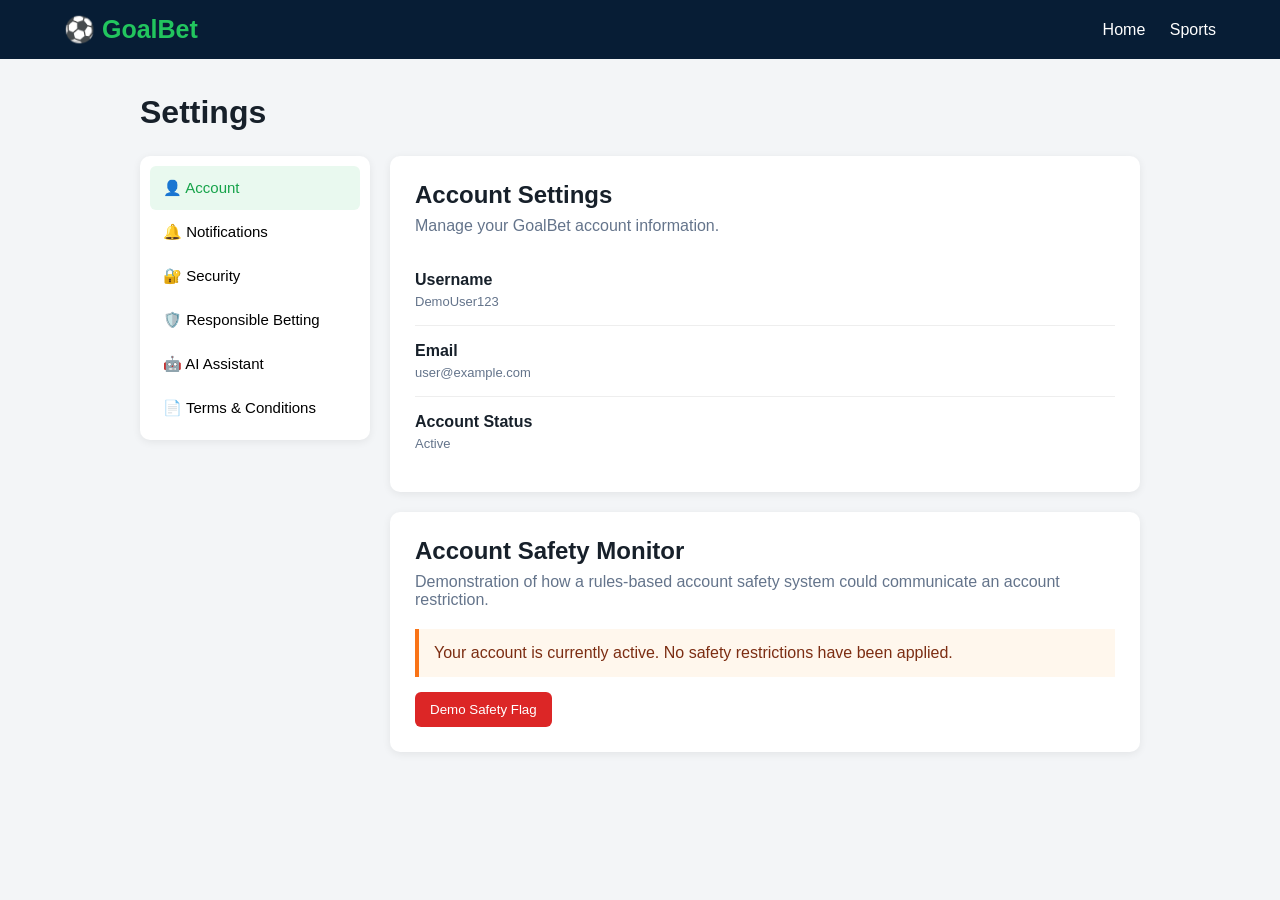
<file: setting.html>
<!DOCTYPE html>
<html lang="en">
<head>
  <meta charset="UTF-8">
  <meta name="viewport" content="width=device-width, initial-scale=1.0">

  <title>GoalBet - Settings</title>

  <style>
    * {
      box-sizing: border-box;
      margin: 0;
      padding: 0;
    }

    body {
      font-family: Arial, sans-serif;
      background: #f3f5f7;
      color: #17202a;
    }

    header {
      background: #071d35;
      color: white;
      padding: 15px 5%;
      display: flex;
      justify-content: space-between;
      align-items: center;
    }

    .logo {
      color: #22c55e;
      font-size: 25px;
      font-weight: bold;
    }

    header a {
      color: white;
      text-decoration: none;
      margin-left: 20px;
    }

    .container {
      width: 90%;
      max-width: 1000px;
      margin: 35px auto;
    }

    h1 {
      margin-bottom: 25px;
    }

    .settings-grid {
      display: grid;
      grid-template-columns: 230px 1fr;
      gap: 20px;
    }

    .menu,
    .card {
      background: white;
      border-radius: 10px;
      box-shadow: 0 2px 8px rgba(0,0,0,.07);
    }

    .menu {
      padding: 10px;
      height: fit-content;
    }

    .menu button {
      width: 100%;
      text-align: left;
      background: none;
      border: none;
      padding: 13px;
      border-radius: 6px;
      cursor: pointer;
      font-size: 15px;
    }

    .menu button:hover,
    .menu button.active {
      background: #e9f9ef;
      color: #16a34a;
    }

    .card {
      padding: 25px;
      margin-bottom: 20px;
    }

    .card h2 {
      margin-bottom: 8px;
    }

    .description {
      color: #64748b;
      margin-bottom: 20px;
    }

    .setting-row {
      display: flex;
      justify-content: space-between;
      align-items: center;
      padding: 16px 0;
      border-bottom: 1px solid #eee;
    }

    .setting-row:last-child {
      border-bottom: none;
    }

    .setting-row p {
      color: #64748b;
      font-size: 13px;
      margin-top: 5px;
    }

    .switch {
      position: relative;
      width: 45px;
      height: 24px;
    }

    .switch input {
      display: none;
    }

    .slider {
      position: absolute;
      inset: 0;
      background: #cbd5e1;
      border-radius: 20px;
      cursor: pointer;
    }

    .slider:before {
      content: "";
      position: absolute;
      width: 18px;
      height: 18px;
      left: 3px;
      top: 3px;
      background: white;
      border-radius: 50%;
      transition: .2s;
    }

    input:checked + .slider {
      background: #22c55e;
    }

    input:checked + .slider:before {
      transform: translateX(21px);
    }

    /* AI */

    .ai-box {
      background: linear-gradient(135deg, #071d35, #123b61);
      color: white;
      border-radius: 10px;
      padding: 25px;
    }

    .ai-title {
      display: flex;
      align-items: center;
      gap: 12px;
      margin-bottom: 10px;
    }

    .ai-icon {
      background: #22c55e;
      color: #061b12;
      width: 42px;
      height: 42px;
      display: grid;
      place-items: center;
      border-radius: 50%;
      font-size: 21px;
    }

    .ai-box p {
      color: #d5e3ef;
      margin-bottom: 18px;
    }

    .quick-questions {
      display: flex;
      flex-wrap: wrap;
      gap: 8px;
      margin-bottom: 15px;
    }

    .quick-questions button {
      border: 1px solid #41617d;
      background: #173b5c;
      color: white;
      padding: 8px 12px;
      border-radius: 20px;
      cursor: pointer;
    }

    .chat {
      height: 320px;
      overflow-y: auto;
      background: #f8fafc;
      color: #17202a;
      padding: 15px;
      border-radius: 8px;
      margin-bottom: 10px;
    }

    .message {
      padding: 10px 13px;
      border-radius: 10px;
      margin-bottom: 10px;
      max-width: 85%;
      line-height: 1.4;
    }

    .user-message {
      background: #dcfce7;
      margin-left: auto;
    }

    .ai-message {
      background: #e2e8f0;
    }

    .chat-input {
      display: flex;
      gap: 8px;
    }

    .chat-input input {
      flex: 1;
      padding: 13px;
      border: none;
      border-radius: 7px;
    }

    .chat-input button {
      background: #22c55e;
      border: none;
      padding: 0 20px;
      border-radius: 7px;
      font-weight: bold;
      cursor: pointer;
    }

    /* SAFETY */

    .warning {
      background: #fff7ed;
      border-left: 4px solid #f97316;
      padding: 15px;
      margin-top: 15px;
      color: #7c2d12;
    }

    .danger {
      background: #fee2e2;
      color: #991b1b;
    }

    .danger button {
      background: #dc2626;
      color: white;
      border: none;
      padding: 10px 15px;
      border-radius: 6px;
      cursor: pointer;
      margin-top: 12px;
    }

    @media(max-width: 750px) {
      .settings-grid {
        grid-template-columns: 1fr;
      }

      .setting-row {
        gap: 15px;
      }

      header {
        flex-wrap: wrap;
        gap: 10px;
      }
    }
  </style>
</head>

<body>

<header>

  <div class="logo">
    ⚽ GoalBet
  </div>

  <div>
    <a href="index.html">Home</a>
    <a href="index.html">Sports</a>
  </div>

</header>


<div class="container">

  <h1>Settings</h1>

  <div class="settings-grid">

    <!-- SETTINGS MENU -->

    <div class="menu">

      <button class="active" onclick="showSection('account', this)">
        👤 Account
      </button>

      <button onclick="showSection('notifications', this)">
        🔔 Notifications
      </button>

      <button onclick="showSection('security', this)">
        🔐 Security
      </button>

      <button onclick="showSection('responsible', this)">
        🛡️ Responsible Betting
      </button>

      <button onclick="showSection('ai', this)">
        🤖 AI Assistant
      </button>

      <button onclick="showSection('terms', this)">
        📄 Terms & Conditions
      </button>

    </div>


    <!-- SETTINGS CONTENT -->

    <div>

      <!-- ACCOUNT -->

      <section id="account" class="card">

        <h2>Account Settings</h2>

        <p class="description">
          Manage your GoalBet account information.
        </p>

        <div class="setting-row">
          <div>
            <strong>Username</strong>
            <p>DemoUser123</p>
          </div>
        </div>

        <div class="setting-row">
          <div>
            <strong>Email</strong>
            <p>user@example.com</p>
          </div>
        </div>

        <div class="setting-row">
          <div>
            <strong>Account Status</strong>
            <p id="accountStatus">Active</p>
          </div>
        </div>

      </section>


      <!-- NOTIFICATIONS -->

      <section id="notifications" class="card" hidden>

        <h2>Notifications</h2>

        <p class="description">
          Choose what notifications you receive.
        </p>

        <div class="setting-row">

          <div>
            <strong>Match notifications</strong>
            <p>Receive match reminders.</p>
          </div>

          <label class="switch">
            <input type="checkbox" checked>
            <span class="slider"></span>
          </label>

        </div>

        <div class="setting-row">

          <div>
            <strong>Bet slip updates</strong>
            <p>Receive updates about your selections.</p>
          </div>

          <label class="switch">
            <input type="checkbox" checked>
            <span class="slider"></span>
          </label>

        </div>

        <div class="setting-row">

          <div>
            <strong>Promotional notifications</strong>
            <p>Receive promotional messages.</p>
          </div>

          <label class="switch">
            <input type="checkbox">
            <span class="slider"></span>
          </label>

        </div>

      </section>


      <!-- SECURITY -->

      <section id="security" class="card" hidden>

        <h2>Security</h2>

        <p class="description">
          Protect your account.
        </p>

        <div class="setting-row">

          <div>
            <strong>Two-factor authentication</strong>
            <p>Add another layer of account protection.</p>
          </div>

          <label class="switch">
            <input type="checkbox">
            <span class="slider"></span>
          </label>

        </div>

        <div class="setting-row">

          <div>
            <strong>Login notifications</strong>
            <p>Notify me when a new login occurs.</p>
          </div>

          <label class="switch">
            <input type="checkbox" checked>
            <span class="slider"></span>
          </label>

        </div>

      </section>


      <!-- RESPONSIBLE BETTING -->

      <section id="responsible" class="card" hidden>

        <h2>Responsible Betting</h2>

        <p class="description">
          Set personal limits and take control of your betting activity.
        </p>

        <div class="setting-row">

          <div>
            <strong>Daily spending limit</strong>
            <p>Demo limit: ₦10,000</p>
          </div>

          <button onclick="setLimit()">
            Change
          </button>

        </div>

        <div class="setting-row">

          <div>
            <strong>Weekly spending limit</strong>
            <p>Demo limit: ₦50,000</p>
          </div>

          <button onclick="setLimit()">
            Change
          </button>

        </div>

        <div class="warning">
          Betting should be treated as entertainment. Never bet more
          than you can afford to lose.
        </div>

      </section>


      <!-- AI -->

      <section id="ai" class="card" hidden>

        <div class="ai-box">

          <div class="ai-title">

            <div class="ai-icon">
              🤖
            </div>

            <div>
              <h2>GoalBet AI Assistant</h2>
              <small>Site Help & Account Safety</small>
            </div>

          </div>

          <p>
            Ask me about GoalBet, how the bet slip works, site rules,
            account settings, responsible betting, or the Terms &
            Conditions.
          </p>


          <div class="quick-questions">

            <button onclick="askAI('How does the bet slip work?')">
              Bet Slip
            </button>

            <button onclick="askAI('What are the site rules?')">
              Site Rules
            </button>

            <button onclick="askAI('Why can an account be restricted?')">
              Account Rules
            </button>

            <button onclick="askAI('How can I set a betting limit?')">
              Betting Limits
            </button>

          </div>


          <div class="chat" id="chat">

            <div class="message ai-message">
              👋 Hello! I'm the GoalBet AI Assistant.
              Ask me anything about this website.
            </div>

          </div>


          <div class="chat-input">

            <input
              id="aiInput"
              type="text"
              placeholder="Ask about GoalBet..."
              onkeydown="handleAIKey(event)"
            >

            <button onclick="sendAI()">
              Send
            </button>

          </div>

        </div>

      </section>


      <!-- TERMS -->

      <section id="terms" class="card" hidden>

        <h2>Terms & Conditions</h2>

        <p class="description">
          Important rules for using the GoalBet demo.
        </p>

        <div class="warning">

          <strong>Account Safety</strong>

          <p style="margin-top:8px">
            Users must provide accurate information, respect other
            users, avoid fraudulent activity, and follow applicable
            laws and site rules.
          </p>

        </div>

        <br>

        <h3>Account restrictions</h3>

        <p style="margin-top:10px; line-height:1.6">

          GoalBet may flag accounts when its systems detect potential
          violations. Restrictions should be based on documented rules
          and appropriate review rather than an AI making an arbitrary
          decision.

        </p>

        <br>

        <h3>Responsible betting</h3>

        <p style="margin-top:10px; line-height:1.6">

          Users should only participate where permitted by law and
          should use available responsible-play controls.

        </p>

      </section>


      <!-- ACCOUNT SUSPENSION DEMO -->

      <section class="card">

        <h2>Account Safety Monitor</h2>

        <p class="description">
          Demonstration of how a rules-based account safety system
          could communicate an account restriction.
        </p>

        <div id="safetyMessage" class="warning">

          Your account is currently active.
          No safety restrictions have been applied.

        </div>

        <button
          onclick="demoViolation()"
          style="
            margin-top:15px;
            padding:10px 15px;
            border:none;
            border-radius:6px;
            background:#dc2626;
            color:white;
            cursor:pointer;
          "
        >
          Demo Safety Flag
        </button>

      </section>

    </div>

  </div>

</div>


<script>

  /*
  ==========================================
  SETTINGS NAVIGATION
  ==========================================
  */

  function showSection(sectionId, button) {

    const sections =
      document.querySelectorAll(
        ".card[id]"
      );

    sections.forEach(section => {
      section.hidden = true;
    });


    document.getElementById(sectionId).hidden = false;


    document
      .querySelectorAll(".menu button")
      .forEach(btn => {
        btn.classList.remove("active");
      });


    if (button) {
      button.classList.add("active");
    }

  }


  /*
  ==========================================
  AI KNOWLEDGE BASE
  ==========================================
  */

  const aiKnowledge = [

    {
      keywords: [
        "bet slip",
        "betslip",
        "bet slip work"
      ],

      answer:
        "The bet slip shows the selections you choose from the available match odds. You can remove selections, enter a demo stake, and see the calculated potential return."
    },


    {
      keywords: [
        "rules",
        "site rules",
        "terms",
        "terms and conditions"
      ],

      answer:
        "The main site rules require users to follow the Terms & Conditions, provide accurate information, avoid fraudulent activity, respect other users, and use the platform only where permitted by applicable law."
    },


    {
      keywords: [
        "suspend",
        "suspension",
        "restricted",
        "restriction"
      ],

      answer:
        "An account can be flagged for a potential rules violation. In a production system, the safety system should record the reason and apply the site's documented review and restriction process. The AI should explain the rule rather than make arbitrary suspension decisions."
    },


    {
      keywords: [
        "limit",
        "limits",
        "spending limit",
        "betting limit"
      ],

      answer:
        "You can use the Responsible Betting section to configure personal spending limits. The demo currently includes daily and weekly limits."
    },


    {
      keywords: [
        "security",
        "2fa",
        "two factor"
      ],

      answer:
        "Open Settings > Security to enable two-factor authentication and login notifications."
    },


    {
      keywords: [
        "notification",
        "notifications"
      ],

      answer:
        "Open Settings > Notifications to control match notifications, bet-slip updates, and promotional notifications."
    },


    {
      keywords: [
        "sports",
        "matches",
        "football",
        "basketball",
        "tennis"
      ],

      answer:
        "The Home page contains the available demo matches. Use the sport filters or search box to find matches and teams."
    },


    {
      keywords: [
        "account",
        "profile"
      ],

      answer:
        "Open Settings > Account to view your account information and current account status."
    },


    {
      keywords: [
        "hello",
        "hi",
        "hey"
      ],

      answer:
        "Hello! I'm the GoalBet AI Assistant. I can explain the website, settings, betting interface, responsible-play tools, and Terms & Conditions."
    }

  ];


  /*
  ==========================================
  AI RESPONSE
  ==========================================
  */

  function getAIResponse(question) {

    const text =
      question.toLowerCase();


    for (const item of aiKnowledge) {

      for (const keyword of item.keywords) {

        if (text.includes(keyword)) {

          return item.answer;

        }

      }

    }


    return `
      I don't have enough information to answer that
      specifically. I can explain GoalBet's matches,
      bet slip, settings, account rules, security,
      responsible betting tools, and Terms & Conditions.
    `;

  }


  /*
  ==========================================
  SEND AI MESSAGE
  ==========================================
  */

  function sendAI() {

    const input =
      document.getElementById("aiInput");

    const question =
      input.value.trim();


    if (!question) return;


    addChatMessage(
      question,
      "user-message"
    );


    input.value = "";


    // Simulate AI thinking
    setTimeout(() => {

      const response =
        getAIResponse(question);


      addChatMessage(
        response,
        "ai-message"
      );

    }, 500);

  }


  /*
  ==========================================
  QUICK QUESTION
  ==========================================
  */

  function askAI(question) {

    document.getElementById("aiInput").value =
      question;

    sendAI();

  }


  /*
  ==========================================
  CHAT MESSAGE
  ==========================================
  */

  function addChatMessage(message, className) {

    const chat =
      document.getElementById("chat");


    const div =
      document.createElement("div");


    div.className =
      `message ${className}`;


    div.innerText =
      message;


    chat.appendChild(div);


    chat.scrollTop =
      chat.scrollHeight;

  }


  /*
  ==========================================
  ENTER KEY
  ==========================================
  */

  function handleAIKey(event) {

    if (event.key === "Enter") {

      sendAI();

    }

  }


  /*
  ==========================================
  RESPONSIBLE BETTING LIMIT
  ==========================================
  */

  function setLimit() {

    const limit =
      prompt(
        "Enter your new demo spending limit:"
      );


    if (!limit) return;


    if (
      isNaN(limit) ||
      Number(limit) <= 0
    ) {

      alert(
        "Please enter a valid amount."
      );

      return;

    }


    alert(
      `Your demo limit has been set to ₦${Number(limit).toLocaleString()}.`
    );

  }


  /*
  ==========================================
  DEMO SAFETY FLAG
  ==========================================
  */

  function demoViolation() {

    const message =
      document.getElementById(
        "safetyMessage"
      );


    message.className =
      "warning danger";


    message.innerHTML = `
      <strong>Account Safety Flag</strong>

      <p style="margin-top:8px">
        A potential Terms & Conditions violation
        has been detected in this demonstration.
        The account has been marked for review.
      </p>

      <button onclick="clearSafetyFlag()">
        Clear Demo Flag
      </button>
    `;


    document.getElementById(
      "accountStatus"
    ).innerText =
      "Flagged for Review";

  }


  /*
  ==========================================
  CLEAR DEMO FLAG
  ==========================================
  */

  function clearSafetyFlag() {

    const message =
      document.getElementById(
        "safetyMessage"
      );


    message.className =
      "warning";


    message.innerHTML = `
      Your account is currently active.
      No safety restrictions have been applied.
    `;


    document.getElementById(
      "accountStatus"
    ).innerText =
      "Active";

  }

</script>

</body>
</html>
</file>
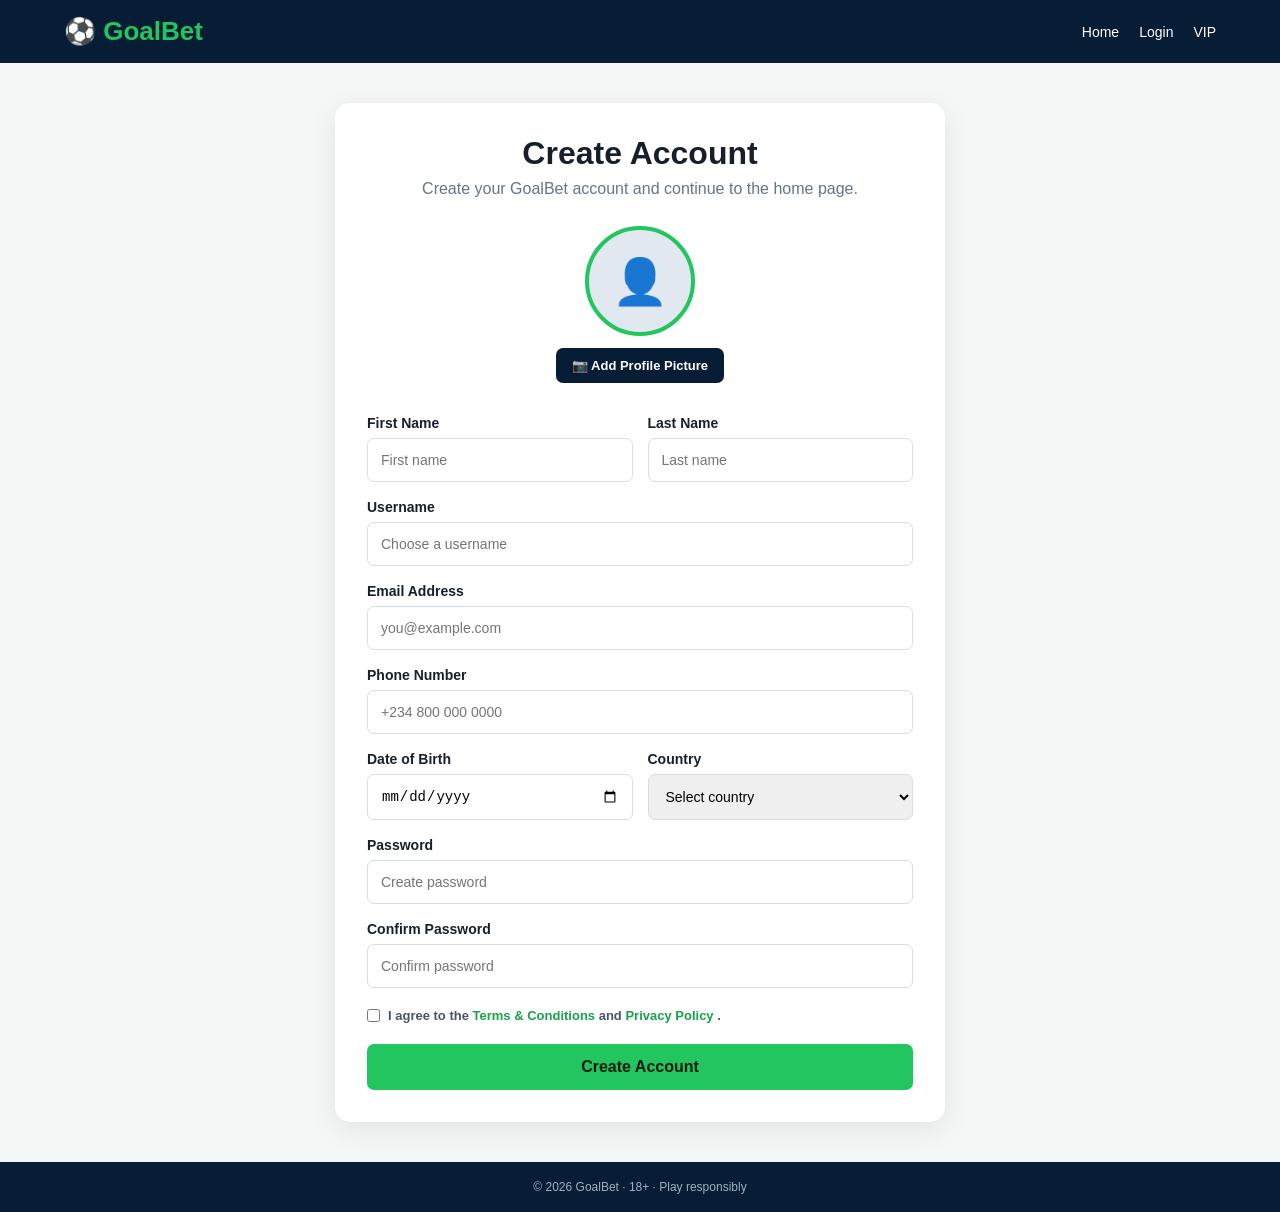
<file: singup.html>
<!DOCTYPE html>
<html lang="en">
<head>
  <meta charset="UTF-8">
  <meta name="viewport" content="width=device-width, initial-scale=1.0">
  <title>GoalBet - Create Account</title>

  <style>
    * {
      box-sizing: border-box;
      margin: 0;
      padding: 0;
    }

    body {
      font-family: Arial, sans-serif;
      min-height: 100vh;
      background: #f4f7f6;
      color: #17202a;
    }

    header {
      background: #071d35;
      color: white;
      padding: 16px 5%;
      display: flex;
      align-items: center;
      justify-content: space-between;
    }

    .logo {
      color: #22c55e;
      font-size: 26px;
      font-weight: bold;
    }

    nav {
      display: flex;
      gap: 20px;
    }

    nav a {
      color: white;
      text-decoration: none;
      font-size: 14px;
    }

    nav a:hover {
      color: #22c55e;
    }

    main {
      max-width: 650px;
      margin: 40px auto;
      padding: 0 20px;
    }

    .card {
      background: white;
      padding: 32px;
      border-radius: 15px;
      box-shadow: 0 8px 30px rgba(0,0,0,.08);
    }

    h1 {
      text-align: center;
      margin-bottom: 8px;
    }

    .subtitle {
      text-align: center;
      color: #64748b;
      margin-bottom: 28px;
    }

    .profile-upload {
      text-align: center;
      margin-bottom: 25px;
    }

    .profile-preview {
      width: 110px;
      height: 110px;
      border-radius: 50%;
      margin: auto;
      background: #e2e8f0;
      border: 4px solid #22c55e;
      overflow: hidden;
      display: flex;
      align-items: center;
      justify-content: center;
      font-size: 45px;
    }

    .profile-preview img {
      width: 100%;
      height: 100%;
      object-fit: cover;
      display: none;
    }

    .upload-btn {
      display: inline-block;
      margin-top: 12px;
      padding: 10px 16px;
      background: #071d35;
      color: white;
      border-radius: 7px;
      cursor: pointer;
      font-size: 13px;
    }

    #profilePicture {
      display: none;
    }

    .row {
      display: grid;
      grid-template-columns: 1fr 1fr;
      gap: 15px;
    }

    .form-group {
      margin-bottom: 17px;
    }

    label {
      display: block;
      font-weight: bold;
      font-size: 14px;
      margin-bottom: 7px;
    }

    input,
    select {
      width: 100%;
      padding: 13px;
      border: 1px solid #d7dde4;
      border-radius: 7px;
      outline: none;
      font-size: 14px;
    }

    input:focus,
    select:focus {
      border-color: #22c55e;
    }

    .terms {
      display: flex;
      gap: 8px;
      align-items: flex-start;
      margin: 18px 0;
      color: #475569;
      font-size: 13px;
      line-height: 1.5;
    }

    .terms input {
      width: auto;
      margin-top: 3px;
    }

    .terms a {
      color: #16a34a;
      font-weight: bold;
      text-decoration: none;
    }

    .create-btn {
      width: 100%;
      padding: 14px;
      border: none;
      border-radius: 7px;
      background: #22c55e;
      color: #061b12;
      font-weight: bold;
      font-size: 16px;
      cursor: pointer;
    }

    .create-btn:hover {
      background: #16a34a;
    }

    .message {
      display: none;
      padding: 12px;
      border-radius: 7px;
      margin-bottom: 18px;
      font-size: 14px;
    }

    .error {
      background: #fee2e2;
      color: #991b1b;
    }

    footer {
      margin-top: 40px;
      background: #071d35;
      color: #9fb0c0;
      text-align: center;
      padding: 18px;
      font-size: 12px;
    }

    @media (max-width: 600px) {
      nav {
        display: none;
      }

      .row {
        grid-template-columns: 1fr;
        gap: 0;
      }

      .card {
        padding: 24px 18px;
      }
    }
  </style>
</head>

<body>

<header>

  <div class="logo">
    ⚽ GoalBet
  </div>

  <nav>
    <a href="index.html">Home</a>
    <a href="login.html">Login</a>
    <a href="vip.html">VIP</a>
  </nav>

</header>


<main>

  <div class="card">

    <h1>Create Account</h1>

    <p class="subtitle">
      Create your GoalBet account and continue to the home page.
    </p>


    <div id="errorMessage" class="message error"></div>


    <!-- PROFILE PICTURE -->

    <div class="profile-upload">

      <div class="profile-preview">

        <span id="profileIcon">👤</span>

        <img
          id="profilePreview"
          alt="Profile preview"
        >

      </div>

      <label
        class="upload-btn"
        for="profilePicture"
      >
        📷 Add Profile Picture
      </label>

      <input
        id="profilePicture"
        type="file"
        accept="image/png,image/jpeg,image/webp"
        onchange="previewPicture(event)"
      >

    </div>


    <!-- ACCOUNT FORM -->

    <form
      id="createAccountForm"
      onsubmit="createAccount(event)"
    >

      <div class="row">

        <div class="form-group">

          <label for="firstName">
            First Name
          </label>

          <input
            id="firstName"
            type="text"
            placeholder="First name"
            required
          >

        </div>


        <div class="form-group">

          <label for="lastName">
            Last Name
          </label>

          <input
            id="lastName"
            type="text"
            placeholder="Last name"
            required
          >

        </div>

      </div>


      <div class="form-group">

        <label for="username">
          Username
        </label>

        <input
          id="username"
          type="text"
          placeholder="Choose a username"
          minlength="4"
          maxlength="20"
          required
        >

      </div>


      <div class="form-group">

        <label for="email">
          Email Address
        </label>

        <input
          id="email"
          type="email"
          placeholder="you@example.com"
          required
        >

      </div>


      <div class="form-group">

        <label for="phone">
          Phone Number
        </label>

        <input
          id="phone"
          type="tel"
          placeholder="+234 800 000 0000"
          required
        >

      </div>


      <div class="row">

        <div class="form-group">

          <label for="dob">
            Date of Birth
          </label>

          <input
            id="dob"
            type="date"
            required
          >

        </div>


        <div class="form-group">

          <label for="country">
            Country
          </label>

          <select id="country" required>

            <option value="">
              Select country
            </option>

            <option value="Nigeria">
              Nigeria
            </option>

            <option value="Ghana">
              Ghana
            </option>

            <option value="Kenya">
              Kenya
            </option>

            <option value="South Africa">
              South Africa
            </option>

            <option value="United Kingdom">
              United Kingdom
            </option>

            <option value="United States">
              United States
            </option>

            <option value="Other">
              Other
            </option>

          </select>

        </div>

      </div>


      <div class="form-group">

        <label for="password">
          Password
        </label>

        <input
          id="password"
          type="password"
          placeholder="Create password"
          minlength="8"
          required
        >

      </div>


      <div class="form-group">

        <label for="confirmPassword">
          Confirm Password
        </label>

        <input
          id="confirmPassword"
          type="password"
          placeholder="Confirm password"
          required
        >

      </div>


      <label class="terms">

        <input
          id="terms"
          type="checkbox"
          required
        >

        <span>
          I agree to the
          <a href="terms.html">
            Terms & Conditions
          </a>
          and
          <a href="privacy.html">
            Privacy Policy
          </a>.
        </span>

      </label>


     <a href="creataccount.html"><button
        type="submit"
        class="create-btn"
      >
        Create Account
      </button></a>

    </form>

  </div>

</main>


<footer>
  © 2026 GoalBet · 18+ · Play responsibly
</footer>


<script>

let profilePictureData = "";


/*
========================================
PROFILE PICTURE PREVIEW
========================================
*/

function previewPicture(event) {

  const file =
    event.target.files[0];

  if (!file) return;


  if (!file.type.startsWith("image/")) {

    showError(
      "Please select a valid image."
    );

    return;
  }


  if (file.size > 2 * 1024 * 1024) {

    showError(
      "Profile picture must be smaller than 2 MB."
    );

    return;
  }


  const reader =
    new FileReader();


  reader.onload = function(e) {

    profilePictureData =
      e.target.result;


    const preview =
      document.getElementById(
        "profilePreview"
      );


    preview.src =
      profilePictureData;


    preview.style.display =
      "block";


    document.getElementById(
      "profileIcon"
    ).style.display =
      "none";

  };


  reader.readAsDataURL(file);
}


/*
========================================
CREATE ACCOUNT
========================================
*/

function createAccount(event) {

  event.preventDefault();


  const firstName =
    document.getElementById(
      "firstName"
    ).value.trim();


  const lastName =
    document.getElementById(
      "lastName"
    ).value.trim();


  const username =
    document.getElementById(
      "username"
    ).value.trim();


  const email =
    document.getElementById(
      "email"
    ).value.trim();


  const phone =
    document.getElementById(
      "phone"
    ).value.trim();


  const dob =
    document.getElementById(
      "dob"
    ).value;


  const country =
    document.getElementById(
      "country"
    ).value;


  const password =
    document.getElementById(
      "password"
    ).value;


  const confirmPassword =
    document.getElementById(
      "confirmPassword"
    ).value;


  /*
  PASSWORD CHECK
  */

  if (password.length < 8) {

    showError(
      "Password must contain at least 8 characters."
    );

    return;
  }


  if (password !== confirmPassword) {

    showError(
      "Passwords do not match."
    );

    return;
  }


  /*
  USERNAME CHECK
  */

  if (
    !/^[a-zA-Z0-9_]{4,20}$/.test(
      username
    )
  ) {

    showError(
      "Username must contain 4–20 letters, numbers or underscores."
    );

    return;
  }


  /*
  CREATE ACCOUNT OBJECT
  */

  const account = {

    id:
      "GB-" + Date.now(),

    firstName:
      firstName,

    lastName:
      lastName,

    username:
      username,

    email:
      email,

    phone:
      phone,

    dob:
      dob,

    country:
      country,

    profilePicture:
      profilePictureData,

    vipStatus:
      "Not a VIP member",

    balance:
      0,

    status:
      "active",

    createdAt:
      new Date().toLocaleString()

  };


  /*
  SAVE ACCOUNT
  */

  localStorage.setItem(
    "goalbetAccount",
    JSON.stringify(account)
  );


  /*
  MARK USER AS LOGGED IN
  */

  sessionStorage.setItem(
    "goalbetLoggedIn",
    "true"
  );


  /*
  GO DIRECTLY TO HOME PAGE
  */

  window.location.href =
    "index.html";

}


/*
========================================
ERROR MESSAGE
========================================
*/

function showError(message) {

  const error =
    document.getElementById(
      "errorMessage"
    );

  error.textContent =
    message;

  error.style.display =
    "block";

}

</script>

</body>
</html>
</file>
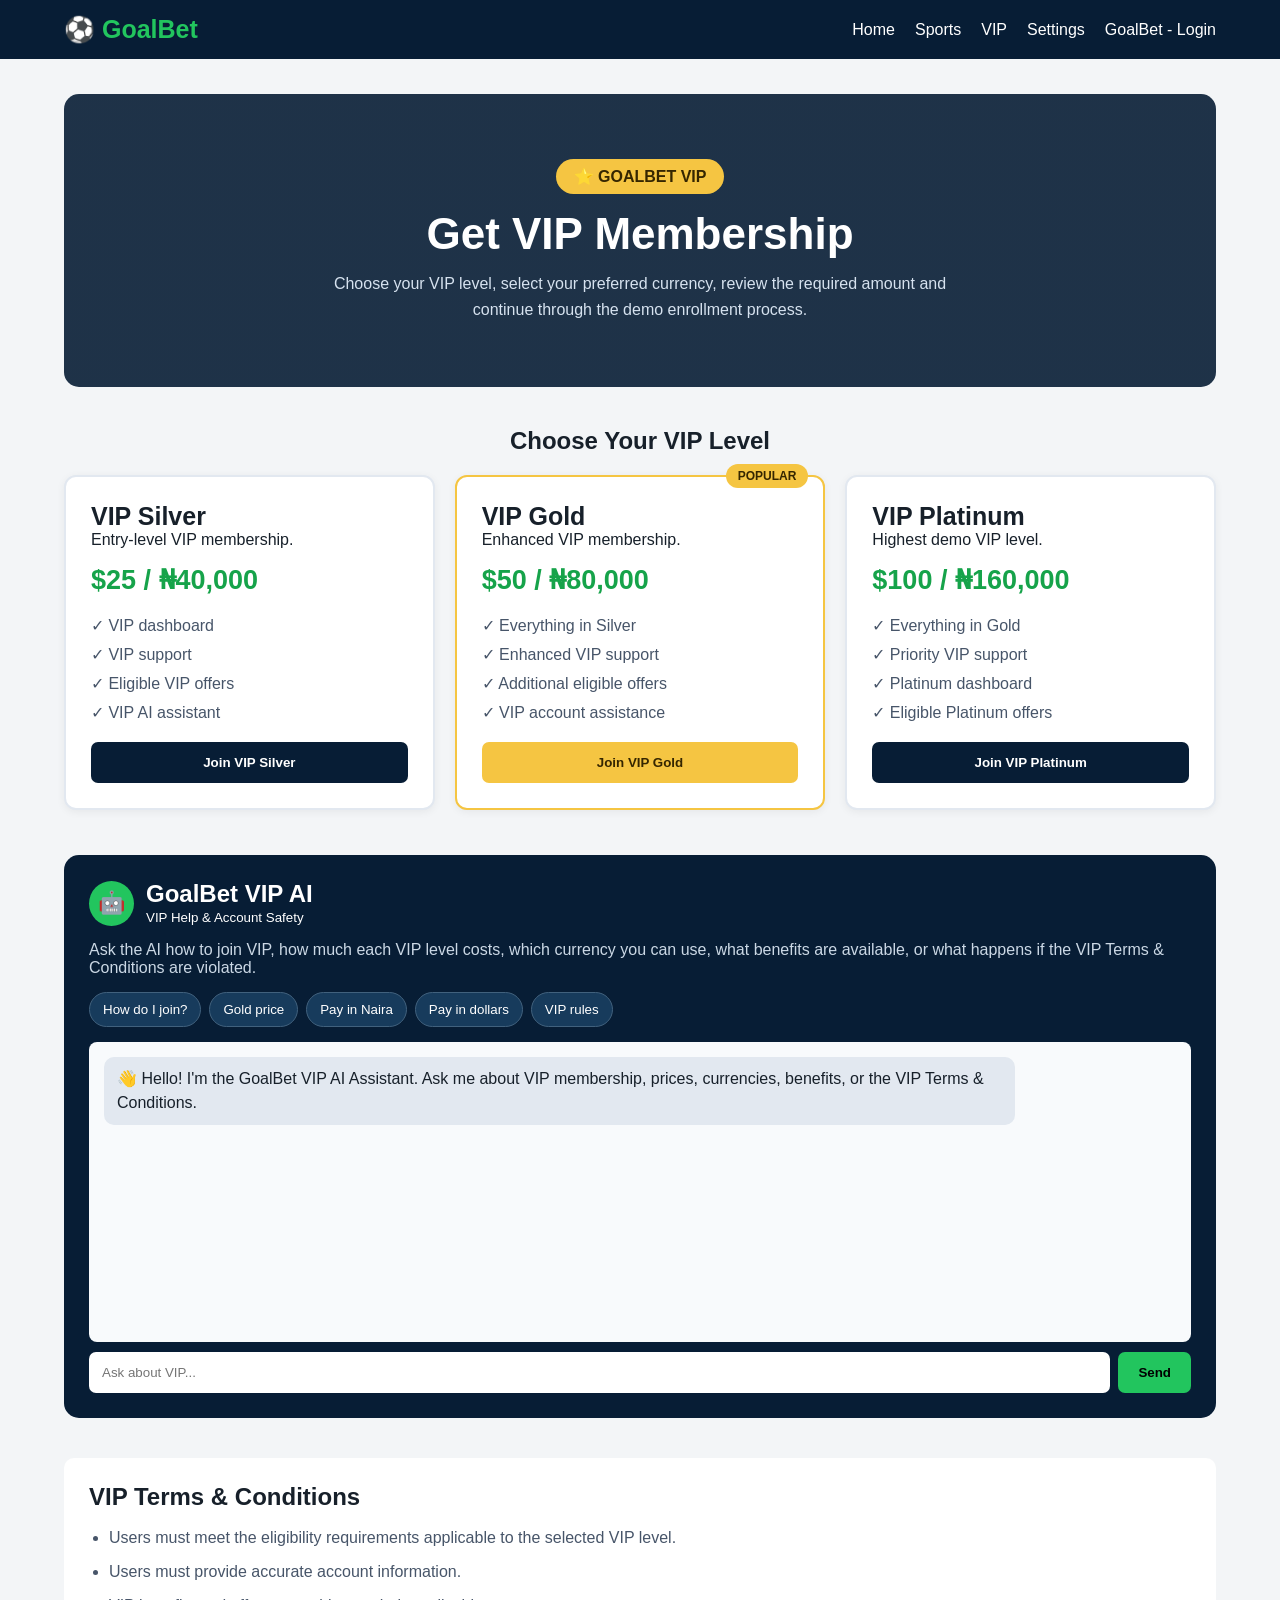
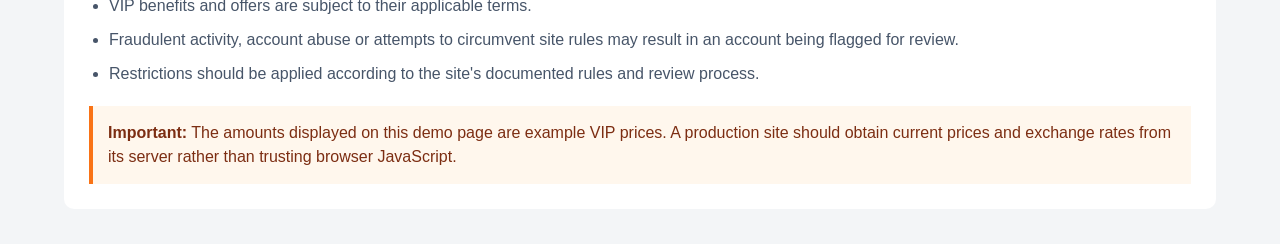
<file: vip.html>
<!DOCTYPE html>
<html lang="en">
<head>
  <meta charset="UTF-8">
  <meta name="viewport" content="width=device-width, initial-scale=1.0">

  <title>GoalBet VIP</title>

  <style>
    * {
      box-sizing: border-box;
      margin: 0;
      padding: 0;
    }

    body {
      font-family: Arial, sans-serif;
      background: #f3f5f7;
      color: #17202a;
    }

    header {
      background: #071d35;
      color: white;
      padding: 15px 5%;
      display: flex;
      justify-content: space-between;
      align-items: center;
    }

    .logo {
      color: #22c55e;
      font-size: 25px;
      font-weight: bold;
    }

    nav {
      display: flex;
      gap: 20px;
    }

    nav a {
      color: white;
      text-decoration: none;
    }

    nav a:hover {
      color: #22c55e;
    }

    .container {
      width: 90%;
      max-width: 1200px;
      margin: 35px auto;
    }

    .hero {
      background:
        linear-gradient(
          rgba(7,29,53,.90),
          rgba(7,29,53,.90)
        ),
        url("https://images.unsplash.com/photo-1511512578047-dfb367046420")
        center/cover;

      color: white;
      padding: 65px 30px;
      text-align: center;
      border-radius: 15px;
    }

    .vip-badge {
      display: inline-block;
      background: #f5c542;
      color: #352600;
      padding: 8px 18px;
      border-radius: 25px;
      font-weight: bold;
      margin-bottom: 15px;
    }

    .hero h1 {
      font-size: 44px;
      margin-bottom: 12px;
    }

    .hero p {
      color: #d6e2ef;
      max-width: 650px;
      margin: auto;
      line-height: 1.6;
    }

    .section-title {
      text-align: center;
      margin: 40px 0 20px;
    }

    /* VIP CARDS */

    .tiers {
      display: grid;
      grid-template-columns: repeat(3, 1fr);
      gap: 20px;
    }

    .tier {
      background: white;
      border-radius: 12px;
      padding: 25px;
      border: 2px solid #e2e8f0;
      box-shadow: 0 2px 8px rgba(0,0,0,.06);
      position: relative;
    }

    .tier.featured {
      border-color: #f5c542;
    }

    .popular {
      position: absolute;
      right: 15px;
      top: -13px;
      background: #f5c542;
      color: #352600;
      padding: 5px 12px;
      border-radius: 20px;
      font-size: 12px;
      font-weight: bold;
    }

    .tier h3 {
      font-size: 25px;
    }

    .price {
      font-size: 27px;
      color: #16a34a;
      font-weight: bold;
      margin: 15px 0;
    }

    .tier ul {
      list-style: none;
      margin: 20px 0;
    }

    .tier li {
      margin: 10px 0;
      color: #475569;
    }

    .join-btn {
      width: 100%;
      border: none;
      padding: 13px;
      border-radius: 7px;
      background: #071d35;
      color: white;
      font-weight: bold;
      cursor: pointer;
    }

    .featured .join-btn {
      background: #f5c542;
      color: #352600;
    }

    /* PAYMENT MODAL */

    .modal {
      display: none;
      position: fixed;
      inset: 0;
      background: rgba(0,0,0,.65);
      justify-content: center;
      align-items: center;
      z-index: 1000;
      padding: 20px;
    }

    .modal-box {
      background: white;
      width: 100%;
      max-width: 500px;
      padding: 28px;
      border-radius: 12px;
    }

    .modal-box h2 {
      margin-bottom: 10px;
    }

    .modal-box p {
      color: #64748b;
      line-height: 1.5;
      margin-bottom: 18px;
    }

    .field {
      margin-bottom: 15px;
    }

    .field label {
      display: block;
      font-weight: bold;
      margin-bottom: 7px;
    }

    .field input,
    .field select {
      width: 100%;
      padding: 13px;
      border: 1px solid #d7dde4;
      border-radius: 7px;
      font-size: 15px;
    }

    .amount-display {
      background: #eefbf2;
      border: 1px solid #bbf7d0;
      padding: 15px;
      border-radius: 7px;
      margin: 15px 0;
    }

    .modal-buttons {
      display: flex;
      gap: 10px;
      margin-top: 20px;
    }

    .modal-buttons button {
      flex: 1;
      padding: 13px;
      border: none;
      border-radius: 7px;
      cursor: pointer;
      font-weight: bold;
    }

    .cancel {
      background: #e2e8f0;
    }

    .continue {
      background: #22c55e;
    }

    /* AI */

    .ai-section {
      margin-top: 45px;
      background: #071d35;
      color: white;
      padding: 25px;
      border-radius: 15px;
    }

    .ai-header {
      display: flex;
      gap: 12px;
      align-items: center;
    }

    .ai-icon {
      width: 45px;
      height: 45px;
      background: #22c55e;
      color: #061b12;
      border-radius: 50%;
      display: grid;
      place-items: center;
      font-size: 22px;
    }

    .ai-section > p {
      color: #cbd8e5;
      margin: 15px 0;
    }

    .quick-buttons {
      display: flex;
      gap: 8px;
      flex-wrap: wrap;
      margin-bottom: 15px;
    }

    .quick-buttons button {
      background: #173b5c;
      border: 1px solid #41617d;
      color: white;
      padding: 9px 13px;
      border-radius: 20px;
      cursor: pointer;
    }

    .chat {
      height: 300px;
      overflow-y: auto;
      background: #f8fafc;
      color: #17202a;
      padding: 15px;
      border-radius: 8px;
    }

    .message {
      max-width: 85%;
      padding: 10px 13px;
      border-radius: 10px;
      margin-bottom: 10px;
      line-height: 1.5;
    }

    .ai-message {
      background: #e2e8f0;
    }

    .user-message {
      background: #dcfce7;
      margin-left: auto;
    }

    .chat-input {
      display: flex;
      gap: 8px;
      margin-top: 10px;
    }

    .chat-input input {
      flex: 1;
      padding: 13px;
      border: none;
      border-radius: 7px;
    }

    .chat-input button {
      background: #22c55e;
      border: none;
      padding: 0 20px;
      border-radius: 7px;
      font-weight: bold;
      cursor: pointer;
    }

    /* TERMS */

    .terms {
      background: white;
      padding: 25px;
      margin-top: 40px;
      border-radius: 10px;
    }

    .terms ul {
      margin: 15px 0 0 20px;
    }

    .terms li {
      margin: 10px 0;
      color: #475569;
      line-height: 1.5;
    }

    .warning {
      background: #fff7ed;
      border-left: 4px solid #f97316;
      padding: 15px;
      margin-top: 20px;
      color: #7c2d12;
      line-height: 1.5;
    }

    @media(max-width: 850px) {
      .tiers {
        grid-template-columns: 1fr;
      }
    }

    @media(max-width: 600px) {
      header {
        flex-wrap: wrap;
        gap: 12px;
      }

      nav {
        width: 100%;
        justify-content: center;
        flex-wrap: wrap;
      }

      .hero h1 {
        font-size: 32px;
      }
    }
  </style>
</head>

<body>

<header>

  <div class="logo">
    ⚽ GoalBet
  </div>

  <nav>
    <a href="index.html">Home</a>
    <a href="index.html">Sports</a>
    <a href="vip.html">VIP</a>
    <a href="setting.html">Settings</a>
    <a href="loging.html">GoalBet - Login</a>
  </nav>

</header>


<main class="container">

  <!-- HERO -->

  <section class="hero">

    <div class="vip-badge">
      ⭐ GOALBET VIP
    </div>

    <h1>
      Get VIP Membership
    </h1>

    <p>
      Choose your VIP level, select your preferred currency,
      review the required amount and continue through the
      demo enrollment process.
    </p>

  </section>


  <!-- VIP LEVELS -->

  <h2 class="section-title">
    Choose Your VIP Level
  </h2>


  <section class="tiers">


    <!-- SILVER -->

    <div class="tier">

      <h3>VIP Silver</h3>

      <p>
        Entry-level VIP membership.
      </p>

      <div class="price">
        $25 / ₦40,000
      </div>

      <ul>
        <li>✓ VIP dashboard</li>
        <li>✓ VIP support</li>
        <li>✓ Eligible VIP offers</li>
        <li>✓ VIP AI assistant</li>
      </ul>

      <button
        class="join-btn"
        onclick="openVIP('Silver')"
      >
        Join VIP Silver
      </button>

    </div>


    <!-- GOLD -->

    <div class="tier featured">

      <span class="popular">
        POPULAR
      </span>

      <h3>VIP Gold</h3>

      <p>
        Enhanced VIP membership.
      </p>

      <div class="price">
        $50 / ₦80,000
      </div>

      <ul>
        <li>✓ Everything in Silver</li>
        <li>✓ Enhanced VIP support</li>
        <li>✓ Additional eligible offers</li>
        <li>✓ VIP account assistance</li>
      </ul>

      <button
        class="join-btn"
        onclick="openVIP('Gold')"
      >
        Join VIP Gold
      </button>

    </div>


    <!-- PLATINUM -->

    <div class="tier">

      <h3>VIP Platinum</h3>

      <p>
        Highest demo VIP level.
      </p>

      <div class="price">
        $100 / ₦160,000
      </div>

      <ul>
        <li>✓ Everything in Gold</li>
        <li>✓ Priority VIP support</li>
        <li>✓ Platinum dashboard</li>
        <li>✓ Eligible Platinum offers</li>
      </ul>

      <button
        class="join-btn"
        onclick="openVIP('Platinum')"
      >
        Join VIP Platinum
      </button>

    </div>

  </section>


  <!-- AI -->

  <section class="ai-section">

    <div class="ai-header">

      <div class="ai-icon">
        🤖
      </div>

      <div>
        <h2>GoalBet VIP AI</h2>
        <small>VIP Help & Account Safety</small>
      </div>

    </div>


    <p>
      Ask the AI how to join VIP, how much each VIP level
      costs, which currency you can use, what benefits are
      available, or what happens if the VIP Terms & Conditions
      are violated.
    </p>


    <div class="quick-buttons">

      <button onclick="askAI('How do I join VIP?')">
        How do I join?
      </button>

      <button onclick="askAI('How much is VIP Gold?')">
        Gold price
      </button>

      <button onclick="askAI('Can I pay in naira?')">
        Pay in Naira
      </button>

      <button onclick="askAI('Can I pay in dollars?')">
        Pay in dollars
      </button>

      <button onclick="askAI('What happens if I break the VIP rules?')">
        VIP rules
      </button>

    </div>


    <div class="chat" id="chat">

      <div class="message ai-message">
        👋 Hello! I'm the GoalBet VIP AI Assistant.
        Ask me about VIP membership, prices, currencies,
        benefits, or the VIP Terms & Conditions.
      </div>

    </div>


    <div class="chat-input">

      <input
        id="aiInput"
        type="text"
        placeholder="Ask about VIP..."
        onkeydown="handleAIKey(event)"
      >

      <button onclick="sendAI()">
        Send
      </button>

    </div>

  </section>


  <!-- TERMS -->

  <section class="terms">

    <h2>
      VIP Terms & Conditions
    </h2>

    <ul>

      <li>
        Users must meet the eligibility requirements
        applicable to the selected VIP level.
      </li>

      <li>
        Users must provide accurate account information.
      </li>

      <li>
        VIP benefits and offers are subject to their
        applicable terms.
      </li>

      <li>
        Fraudulent activity, account abuse or attempts
        to circumvent site rules may result in an account
        being flagged for review.
      </li>

      <li>
        Restrictions should be applied according to the
        site's documented rules and review process.
      </li>

    </ul>


    <div class="warning">

      <strong>Important:</strong>

      The amounts displayed on this demo page are
      example VIP prices. A production site should
      obtain current prices and exchange rates from
      its server rather than trusting browser JavaScript.

    </div>

  </section>

</main>


<!-- VIP PAYMENT / JOIN MODAL -->

<div class="modal" id="vipModal">

  <div class="modal-box">

    <h2 id="modalTitle">
      Join VIP
    </h2>

    <p>
      Select your payment currency. The amount required
      will automatically change according to the VIP level
      you selected.
    </p>


    <div class="field">

      <label>
        VIP Level
      </label>

      <input
        id="selectedVIP"
        type="text"
        readonly
      >

    </div>


    <div class="field">

      <label>
        Payment Currency
      </label>

      <select
        id="currency"
        onchange="updateAmount()"
      >

        <option value="NGN">
          Nigerian Naira (₦)
        </option>

        <option value="USD">
          US Dollar ($)
        </option>

      </select>

    </div>


    <div class="amount-display">

      <strong>
        Amount Required
      </strong>

      <h2 id="amount">
        ₦40,000
      </h2>

    </div>


    <div class="field">

      <label>
        Terms & Conditions
      </label>

      <label style="font-weight:normal">

        <input
          type="checkbox"
          id="agreeTerms"
        >

        I have read and agree to the VIP Terms &
        Conditions.

      </label>

    </div>


    <div class="modal-buttons">

      <button
        class="cancel"
        onclick="closeVIP()"
      >
        Cancel
      </button>

      <button
        class="continue"
        onclick="continueVIP()"
      >
        Continue
      </button>

    </div>

  </div>

</div>


<script>

/*
================================================
VIP PRICES
================================================

These are DEMO prices.

For a real application, retrieve these from
your backend instead of trusting client-side
JavaScript.
*/

const vipPrices = {

  Silver: {
    USD: 25,
    NGN: 40000
  },

  Gold: {
    USD: 50,
    NGN: 80000
  },

  Platinum: {
    USD: 100,
    NGN: 160000
  }

};


let selectedVIP = "Silver";


/*
================================================
OPEN VIP MODAL
================================================
*/

function openVIP(level) {

  selectedVIP = level;

  document.getElementById(
    "selectedVIP"
  ).value = level;


  document.getElementById(
    "modalTitle"
  ).innerText =
    `Join VIP ${level}`;


  document.getElementById(
    "agreeTerms"
  ).checked = false;


  updateAmount();


  document.getElementById(
    "vipModal"
  ).style.display = "flex";

}


/*
================================================
CLOSE VIP MODAL
================================================
*/

function closeVIP() {

  document.getElementById(
    "vipModal"
  ).style.display = "none";

}


/*
================================================
UPDATE AMOUNT
================================================
*/

function updateAmount() {

  const currency =
    document.getElementById(
      "currency"
    ).value;


  const price =
    vipPrices[selectedVIP][currency];


  let formatted;


  if (currency === "USD") {

    formatted =
      "$" +
      price.toLocaleString();

  } else {

    formatted =
      "₦" +
      price.toLocaleString();

  }


  document.getElementById(
    "amount"
  ).innerText = formatted;

}


/*
================================================
CONTINUE VIP
================================================
*/

function continueVIP() {

  const agreed =
    document.getElementById(
      "agreeTerms"
    ).checked;


  if (!agreed) {

    alert(
      "Please read and agree to the VIP Terms & Conditions before continuing."
    );

    return;

  }


  const currency =
    document.getElementById(
      "currency"
    ).value;


  const amount =
    vipPrices[selectedVIP][currency];


  const formatted =
    currency === "USD"
      ? "$" + amount.toLocaleString()
      : "₦" + amount.toLocaleString();


  closeVIP();


  /*
    DEMO ONLY.

    Do NOT collect card/bank credentials
    directly in browser JavaScript.

    In production, create a payment session
    on your server and redirect to an approved
    payment provider.
  */

  alert(
    `VIP ${selectedVIP} selected.\n\n` +
    `Amount: ${formatted}\n\n` +
    `Demo enrollment request created.\n\n` +
    `A production site would now create a secure payment session on the server.`
  );

}


/*
================================================
AI KNOWLEDGE
================================================
*/

const vipAI = [

  {
    keywords: [
      "join vip",
      "how do i join",
      "join",
      "become vip"
    ],

    answer:
      "To join VIP, select Silver, Gold or Platinum. Then choose whether you want the displayed amount in Nigerian Naira (₦) or US Dollars ($), review the amount, accept the VIP Terms & Conditions and continue. In a real system, your account eligibility would then be checked before a secure payment session is created."
  },


  {
    keywords: [
      "price",
      "cost",
      "how much",
      "amount"
    ],

    answer:
      "The demo VIP prices are Silver: $25 / ₦40,000, Gold: $50 / ₦80,000, and Platinum: $100 / ₦160,000."
  },


  {
    keywords: [
      "naira",
      "ngn",
      "₦"
    ],

    answer:
      "Yes. The demo VIP enrollment allows you to select Nigerian Naira (₦). The example amounts are Silver ₦40,000, Gold ₦80,000 and Platinum ₦160,000."
  },


  {
    keywords: [
      "dollar",
      "dollars",
      "usd",
      "$"
    ],

    answer:
      "Yes. The demo VIP enrollment allows you to select US Dollars ($). The example amounts are Silver $25, Gold $50 and Platinum $100."
  },


  {
    keywords: [
      "silver"
    ],

    answer:
      "VIP Silver costs $25 / ₦40,000 in this demo and includes the VIP dashboard, VIP support, eligible VIP offers and the VIP AI assistant."
  },


  {
    keywords: [
      "gold"
    ],

    answer:
      "VIP Gold costs $50 / ₦80,000 in this demo and includes the Silver benefits plus enhanced VIP support and additional eligible offers."
  },


  {
    keywords: [
      "platinum"
    ],

    answer:
      "VIP Platinum costs $100 / ₦160,000 in this demo and includes the Gold benefits plus priority VIP support and the Platinum dashboard."
  },


  {
    keywords: [
      "benefit",
      "benefits"
    ],

    answer:
      "VIP benefits vary by level. The demo provides a VIP dashboard, VIP support, eligible offers and VIP account assistance. Always check the current VIP Terms & Conditions for the actual benefits."
  },


  {
    keywords: [
      "rules",
      "terms",
      "terms and conditions"
    ],

    answer:
      "VIP members must follow the site's Terms & Conditions, provide accurate information, avoid fraudulent activity and comply with applicable VIP promotion rules."
  },


  {
    keywords: [
      "suspend",
      "suspension",
      "restricted",
      "restriction",
      "violation",
      "break the rules"
    ],

    answer:
      "If a potential VIP Terms & Conditions violation is detected, the account can be flagged by the safety system. A production system should record the specific rule involved and use the documented review/restriction process. I can explain the rule and status, but account restrictions should be enforced by the server-side safety system rather than an AI making an arbitrary decision."
  },


  {
    keywords: [
      "hello",
      "hi",
      "hey"
    ],

    answer:
      "Hello! I can explain how to join VIP, VIP prices, payment currencies, benefits, eligibility and the VIP Terms & Conditions."
  }

];


/*
================================================
GET AI RESPONSE
================================================
*/

function getAIResponse(question) {

  const text =
    question.toLowerCase();


  for (const item of vipAI) {

    for (const keyword of item.keywords) {

      if (text.includes(keyword)) {

        return item.answer;

      }

    }

  }


  return `
    I can help you with:
    
    • How to join VIP
    • Silver, Gold and Platinum prices
    • Paying in Naira or Dollars
    • VIP benefits
    • VIP eligibility
    • VIP Terms & Conditions
    • Account safety and restrictions
  `;

}


/*
================================================
SEND AI MESSAGE
================================================
*/

function sendAI() {

  const input =
    document.getElementById(
      "aiInput"
    );


  const question =
    input.value.trim();


  if (!question) return;


  addMessage(
    question,
    "user-message"
  );


  input.value = "";


  setTimeout(() => {

    const response =
      getAIResponse(question);


    addMessage(
      response,
      "ai-message"
    );

  }, 500);

}


/*
================================================
QUICK AI QUESTION
================================================
*/

function askAI(question) {

  document.getElementById(
    "aiInput"
  ).value = question;


  sendAI();

}


/*
================================================
ADD CHAT MESSAGE
================================================
*/

function addMessage(
  message,
  className
) {

  const chat =
    document.getElementById(
      "chat"
    );


  const div =
    document.createElement(
      "div"
    );


  div.className =
    `message ${className}`;


  div.innerText =
    message;


  chat.appendChild(div);


  chat.scrollTop =
    chat.scrollHeight;

}


/*
================================================
ENTER KEY
================================================
*/

function handleAIKey(event) {

  if (event.key === "Enter") {

    sendAI();

  }

}


/*
================================================
CLOSE MODAL OUTSIDE
================================================
*/

window.onclick = function(event) {

  const modal =
    document.getElementById(
      "vipModal"
    );


  if (event.target === modal) {

    closeVIP();

  }

};

</script>

</body>
</html>
</file>
<file: style.css>
* {
    margin: 0;
    padding: 0;
    box-sizing: border-box;
}


:root {

    --green: #19df70;

    --dark: #06100b;

    --dark2: #0a1b12;

    --card: #10251a;

    --border: #1e3c2b;

    --text: #ffffff;

    --muted: #8fa197;

}


body {

    font-family:
        Arial,
        Helvetica,
        sans-serif;

    background:
        var(--dark);

    color:
        var(--text);

    min-height: 100vh;

    padding-bottom: 50px;
}


/* HEADER */

.header {

    height: 70px;

    padding:
        0 5%;

    display: flex;

    align-items: center;

    justify-content: space-between;

    background:
        #081810;

    border-bottom:
        1px solid var(--border);

    position: sticky;

    top: 0;

    z-index: 100;
}


.logo {

    font-size: 24px;

    font-weight: 800;
}


.logo span {

    color:
        var(--green);
}


nav {

    display: flex;

    gap: 28px;
}


nav a {

    color:
        #b3c1b9;

    text-decoration: none;

    font-size: 14px;
}


nav a:hover {

    color:
        var(--green);
}


.wallet {

    background:
        #12321f;

    padding:
        9px 14px;

    border-radius:
        8px;

    display: flex;

    flex-direction: column;

    font-size: 11px;

    color:
        var(--muted);
}


.wallet strong {

    color:
        var(--green);

    font-size: 14px;
}


/* HERO */

.hero {

    min-height: 390px;

    display: flex;

    align-items: center;

    padding:
        50px 7%;

    background:

        linear-gradient(
            90deg,
            #06100b 15%,
            rgba(6,16,11,.82),
            rgba(6,16,11,.25)
        ),

        url(
            "https://images.unsplash.com/photo-1579952363873-27f3bade9f55?auto=format&fit=crop&w=1600&q=80"
        );

    background-size:
        cover;

    background-position:
        center;
}


.hero-content {

    max-width:
        650px;
}


.live-label {

    color:
        var(--green);

    font-size:
        12px;

    font-weight:
        bold;

    letter-spacing:
        1px;
}


.hero h1 {

    font-size:
        clamp(42px, 7vw, 75px);

    margin:
        18px 0;
}


.hero h1 span {

    color:
        var(--green);
}


.hero p {

    color:
        #a6b5ad;

    line-height:
        1.7;

    max-width:
        520px;

    margin-bottom:
        25px;
}


.primary-btn,
.place-btn {

    border:
        none;

    background:
        var(--green);

    color:
        #031008;

    font-weight:
        800;

    padding:
        14px 23px;

    border-radius:
        8px;

    cursor:
        pointer;
}


.primary-btn:hover,
.place-btn:hover {

    background:
        #39ec87;
}


/* QUICK MENU */

.quick-menu {

    display:
        flex;

    gap:
        10px;

    padding:
        20px 5%;

    background:
        #081810;

    border-bottom:
        1px solid var(--border);

    overflow-x:
        auto;
}


.quick-menu button {

    white-space:
        nowrap;

    background:
        #10251a;

    color:
        #b5c2ba;

    border:
        1px solid var(--border);

    padding:
        10px 20px;

    border-radius:
        20px;

    cursor:
        pointer;
}


.quick-menu button:hover {

    color:
        var(--green);

    border-color:
        var(--green);
}


/* MAIN */

main {

    width:
        90%;

    max-width:
        1150px;

    margin:
        40px auto;
}


.page-title {

    margin-bottom:
        30px;
}


.page-title p {

    color:
        var(--muted);

    margin-top:
        6px;
}


section {

    margin-bottom:
        35px;
}


section h3 {

    margin-bottom:
        15px;

    font-size:
        17px;
}


/* MATCH */

.match-list {

    display:
        grid;

    gap:
        12px;
}


.match-card {

    background:
        var(--card);

    border:
        1px solid var(--border);

    border-radius:
        12px;

    overflow:
        hidden;

    transition:
        .2s;
}


.match-card:hover {

    border-color:
        #2d6044;

    transform:
        translateY(-1px);
}


.match-header {

    padding:
        10px 15px;

    background:
        #0b1b12;

    display:
        flex;

    justify-content:
        space-between;

    color:
        var(--muted);

    font-size:
        12px;
}


.status-live {

    color:
        #ff526b;

    font-weight:
        bold;
}


.status-upcoming {

    color:
        var(--green);

    font-weight:
        bold;
}


.status-finished {

    color:
        #9da9a3;
}


.match-body {

    padding:
        18px;
}


.teams {

    display:
        grid;

    grid-template-columns:
        1fr 100px 1fr;

    align-items:
        center;

    text-align:
        center;
}


.team {

    font-weight:
        bold;

    font-size:
        15px;
}


.center-score {

    font-size:
        21px;

    font-weight:
        800;
}


.match-time {

    color:
        var(--green);

    font-size:
        11px;

    margin-top:
        6px;
}


.odds {

    display:
        grid;

    grid-template-columns:
        repeat(3, 1fr);

    gap:
        8px;

    margin-top:
        18px;
}


.odd-btn {

    border:
        1px solid #274735;

    background:
        #07130d;

    color:
        white;

    border-radius:
        7px;

    padding:
        10px;

    cursor:
        pointer;
}


.odd-btn:hover {

    border-color:
        var(--green);

    background:
        #123522;
}


.odd-btn strong {

    display:
        block;

    color:
        var(--green);

    margin-top:
        4px;
}


/* BETSLIP */

.betslip {

    position:
        fixed;

    right:
        20px;

    bottom:
        20px;

    width:
        330px;

    background:
        #10251a;

    border:
        1px solid var(--border);

    border-radius:
        14px;

    box-shadow:
        0 15px 50px rgba(0,0,0,.55);

    overflow:
        hidden;

    z-index:
        90;
}


.betslip-header {

    padding:
        15px;

    background:
        #0b1b12;

    display:
        flex;

    justify-content:
        space-between;
}


.betslip-header span {

    background:
        var(--green);

    color:
        #031008;

    width:
        24px;

    height:
        24px;

    display:
        flex;

    align-items:
        center;

    justify-content:
        center;

    border-radius:
        50%;

    font-size:
        12px;

    font-weight:
        bold;
}


#betItems {

    padding:
        10px 15px;

    max-height:
        200px;

    overflow-y:
        auto;
}


.empty-slip {

    text-align:
        center;

    padding:
        20px;

    color:
        var(--muted);
}


.empty-slip div {

    font-size:
        30px;

    margin-bottom:
        10px;
}


.empty-slip small {

    display:
        block;

    margin-top:
        5px;
}


.bet-item {

    padding:
        12px 0;

    border-bottom:
        1px solid var(--border);

    font-size:
        13px;
}


.bet-item small {

    color:
        var(--muted);
}


.remove-btn {

    float:
        right;

    color:
        #ff526b;

    background:
        none;

    border:
        none;

    cursor:
        pointer;
}


.bet-summary {

    padding:
        15px;

    border-top:
        1px solid var(--border);
}


.bet-summary > div {

    display:
        flex;

    justify-content:
        space-between;

    margin-bottom:
        12px;
}


.bet-summary span {

    color:
        var(--muted);
}


.green {

    color:
        var(--green);
}


.bet-summary label {

    display:
        block;

    color:
        var(--muted);

    font-size:
        12px;
}


.bet-summary input {

    width:
        100%;

    margin:
        7px 0 15px;

    padding:
        12px;

    background:
        #07130d;

    color:
        white;

    border:
        1px solid var(--border);

    border-radius:
        7px;

    outline:
        none;
}


.place-btn {

    width:
        100%;
}


/* MOBILE NAV */

.mobile-nav {

    display:
        none;
}


/* MOBILE */

@media(max-width: 800px) {

    .header {

        height:
            auto;

        padding:
            14px;

        flex-wrap:
            wrap;

        gap:
            12px;
    }


    nav {

        order:
            3;

        width:
            100%;

        justify-content:
            center;

        gap:
            16px;
    }


    .hero {

        min-height:
            400px;

        padding:
            50px 7%;
    }


    .teams {

        grid-template-columns:
            1fr 70px 1fr;
    }


    .team {

        font-size:
            12px;
    }


    .betslip {

        position:
            relative;

        width:
            90%;

        right:
            auto;

        bottom:
            auto;

        margin:
            20px auto;
    }


    .mobile-nav {

        display:
            flex;

        position:
            fixed;

        bottom:
            0;

        left:
            0;

        right:
            0;

        height:
            62px;

        background:
            #081810;

        border-top:
            1px solid var(--border);

        z-index:
            200;

        justify-content:
            space-around;

        align-items:
            center;
    }


    .mobile-nav a {

        color:
            #9eada5;

        text-decoration:
            none;

        display:
            flex;

        flex-direction:
            column;

        align-items:
            center;

        gap:
            3px;

        font-size:
            18px;
    }


    .mobile-nav small {

        font-size:
            9px;
    }

}


@media(max-width: 450px) {

    .hero h1 {

        font-size:
            42px;
    }


    .odds {

        gap:
            4px;
    }


    .odd-btn {

        padding:
            8px 4px;

        font-size:
            11px;
    }

}
.telegram-btn {
  display: inline-flex;
  align-items: center;
  gap: 10px;

  background-color: #229ED9;
  color: #ffffff;

  border: none;
  border-radius: 8px;

  padding: 12px 22px;

  font-size: 16px;
  font-weight: 600;

  cursor: pointer;

  transition: all 0.3s ease;
}

.telegram-btn:hover {
  background-color: #168AC0;
  transform: translateY(-2px);
  box-shadow: 0 5px 15px rgba(34, 158, 217, 0.3);
}

.telegram-btn:active {
  transform: translateY(0);
}


.box1 {
    height: 50px;
    width: 50px;
    /* background: #19df70; */
    border-radius: 50%;
    position: fixed;
    left: 10px;
    bottom: 20px;
}


/* .telegramBtn {
    background-color: #19df70;
    height: 80px;
    width: 200px;
    border-radius: 10px;
    font-size: large;
    color: white;
} */
</file>
